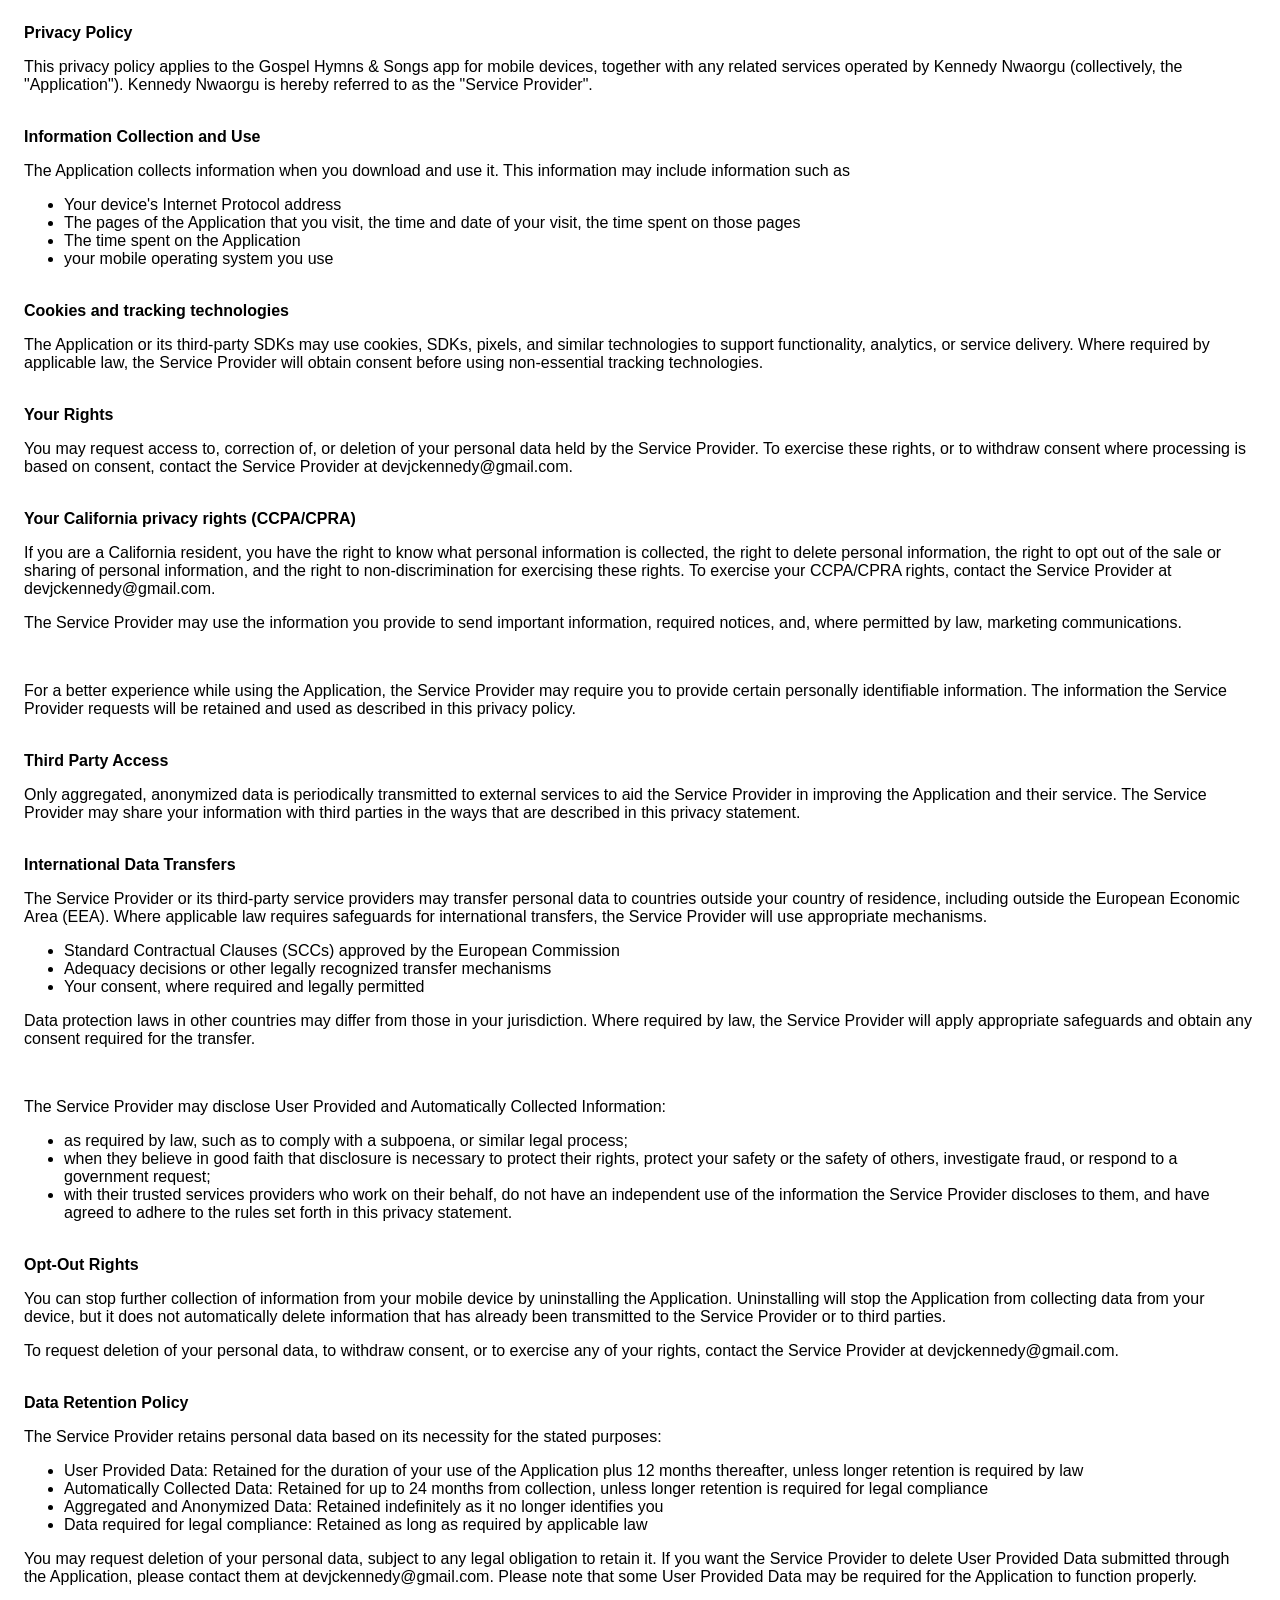
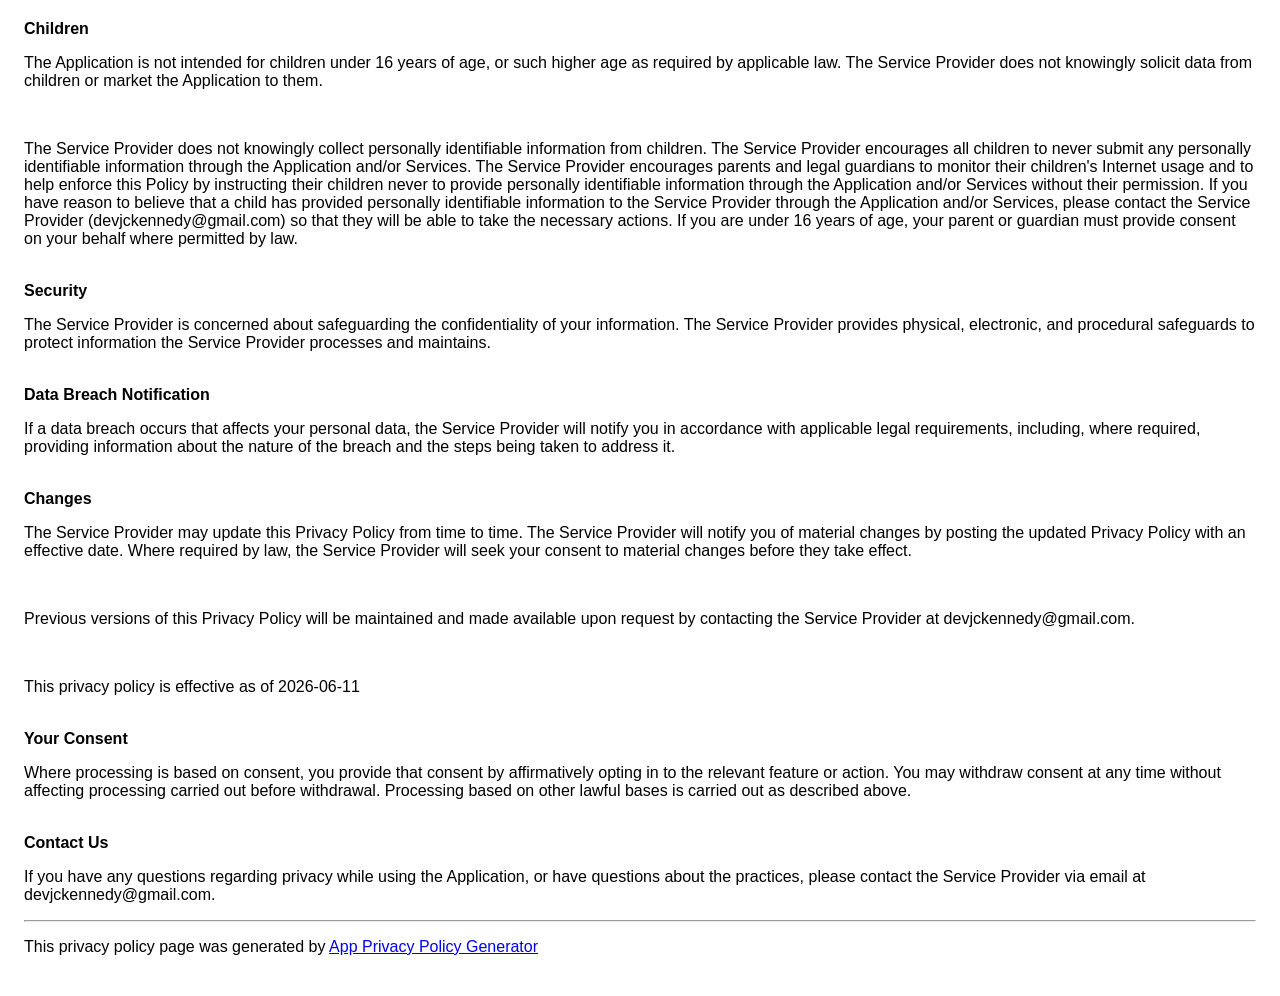
<file: ghs/privacy-policy.html>
<!doctype html>
<html>
  <head>
    <meta charset="utf-8" />
    <meta name="viewport" content="width=device-width" />
    <title>Privacy Policy</title>
    <style>
      body {
        font-family: "Helvetica Neue", Helvetica, Arial, sans-serif;
        padding: 1em;
      }
    </style>
  </head>
  <body>
    <strong>Privacy Policy</strong>
    <p>
      This privacy policy applies to the Gospel Hymns &amp; Songs app for mobile
      devices, together with any related services operated by Kennedy Nwaorgu
      (collectively, the "Application"). Kennedy Nwaorgu is hereby referred to
      as the "Service Provider".
    </p>
    <br /><strong>Information Collection and Use</strong>
    <p>
      The Application collects information when you download and use it. This
      information may include information such as
    </p>
    <ul>
      <li>Your device's Internet Protocol address</li>
      <li>
        The pages of the Application that you visit, the time and date of your
        visit, the time spent on those pages
      </li>
      <li>The time spent on the Application</li>
      <li>your mobile operating system you use</li>
    </ul>
    <p></p>
    <br /><strong>Cookies and tracking technologies</strong>
    <p>
      The Application or its third-party SDKs may use cookies, SDKs, pixels, and
      similar technologies to support functionality, analytics, or service
      delivery. Where required by applicable law, the Service Provider will
      obtain consent before using non-essential tracking technologies.
    </p>
    <!----><br /><strong>Your Rights</strong>
    <p>
      You may request access to, correction of, or deletion of your personal
      data held by the Service Provider. To exercise these rights, or to
      withdraw consent where processing is based on consent, contact the Service
      Provider at devjckennedy@gmail.com.
    </p>
    <br /><strong>Your California privacy rights (CCPA/CPRA)</strong>
    <p>
      If you are a California resident, you have the right to know what personal
      information is collected, the right to delete personal information, the
      right to opt out of the sale or sharing of personal information, and the
      right to non-discrimination for exercising these rights. To exercise your
      CCPA/CPRA rights, contact the Service Provider at devjckennedy@gmail.com.
    </p>
    <!---->
    <p>
      The Service Provider may use the information you provide to send important
      information, required notices, and, where permitted by law, marketing
      communications.
    </p>
    <br />
    <p>
      For a better experience while using the Application, the Service Provider
      may require you to provide certain personally identifiable information.
      The information the Service Provider requests will be retained and used as
      described in this privacy policy.
    </p>
    <br /><strong>Third Party Access</strong>
    <p>
      Only aggregated, anonymized data is periodically transmitted to external
      services to aid the Service Provider in improving the Application and
      their service. The Service Provider may share your information with third
      parties in the ways that are described in this privacy statement.
    </p>
    <br /><strong>International Data Transfers</strong>
    <p>
      The Service Provider or its third-party service providers may transfer
      personal data to countries outside your country of residence, including
      outside the European Economic Area (EEA). Where applicable law requires
      safeguards for international transfers, the Service Provider will use
      appropriate mechanisms.
    </p>
    <ul>
      <li>
        Standard Contractual Clauses (SCCs) approved by the European Commission
      </li>
      <li>
        Adequacy decisions or other legally recognized transfer mechanisms
      </li>
      <li>Your consent, where required and legally permitted</li>
    </ul>
    <p>
      Data protection laws in other countries may differ from those in your
      jurisdiction. Where required by law, the Service Provider will apply
      appropriate safeguards and obtain any consent required for the transfer.
    </p>
    <!----><br />
    <p>
      The Service Provider may disclose User Provided and Automatically
      Collected Information:
    </p>
    <ul>
      <li>
        as required by law, such as to comply with a subpoena, or similar legal
        process;
      </li>
      <li>
        when they believe in good faith that disclosure is necessary to protect
        their rights, protect your safety or the safety of others, investigate
        fraud, or respond to a government request;
      </li>
      <li>
        with their trusted services providers who work on their behalf, do not
        have an independent use of the information the Service Provider
        discloses to them, and have agreed to adhere to the rules set forth in
        this privacy statement.
      </li>
    </ul>
    <p></p>
    <br /><strong>Opt-Out Rights</strong>
    <div>
      <p>
        You can stop further collection of information from your mobile device
        by uninstalling the Application. Uninstalling will stop the Application
        from collecting data from your device, but it does not automatically
        delete information that has already been transmitted to the Service
        Provider or to third parties.
      </p>
    </div>
    <!---->
    <p>
      To request deletion of your personal data, to withdraw consent, or to
      exercise any of your rights, contact the Service Provider at
      devjckennedy@gmail.com.
    </p>
    <br /><strong>Data Retention Policy</strong>
    <p>
      The Service Provider retains personal data based on its necessity for the
      stated purposes:
    </p>
    <ul>
      <li>
        User Provided Data: Retained for the duration of your use of the
        Application plus 12 months thereafter, unless longer retention is
        required by law
      </li>
      <li>
        Automatically Collected Data: Retained for up to 24 months from
        collection, unless longer retention is required for legal compliance
      </li>
      <li>
        Aggregated and Anonymized Data: Retained indefinitely as it no longer
        identifies you
      </li>
      <li>
        Data required for legal compliance: Retained as long as required by
        applicable law
      </li>
    </ul>
    <p>
      You may request deletion of your personal data, subject to any legal
      obligation to retain it. If you want the Service Provider to delete User
      Provided Data submitted through the Application, please contact them at
      devjckennedy@gmail.com. Please note that some User Provided Data may be
      required for the Application to function properly.
    </p>
    <br /><strong>Children</strong>
    <p>
      The Application is not intended for children under 16 years of age, or
      such higher age as required by applicable law. The Service Provider does
      not knowingly solicit data from children or market the Application to
      them.
    </p>
    <div>
      <br />
      <p>
        The Service Provider does not knowingly collect personally identifiable
        information from children. The Service Provider encourages all children
        to never submit any personally identifiable information through the
        Application and/or Services. The Service Provider encourages parents and
        legal guardians to monitor their children's Internet usage and to help
        enforce this Policy by instructing their children never to provide
        personally identifiable information through the Application and/or
        Services without their permission. If you have reason to believe that a
        child has provided personally identifiable information to the Service
        Provider through the Application and/or Services, please contact the
        Service Provider <span>(devjckennedy@gmail.com)</span> so that they will
        be able to take the necessary actions. If you are under 16 years of age,
        your parent or guardian must provide consent on your behalf where
        permitted by law.
      </p>
    </div>
    <br /><strong>Security</strong>
    <p>
      The Service Provider is concerned about safeguarding the confidentiality
      of your information. The Service Provider provides physical, electronic,
      and procedural safeguards to protect information the Service Provider
      processes and maintains.
    </p>
    <br /><strong>Data Breach Notification</strong>
    <p>
      If a data breach occurs that affects your personal data, the Service
      Provider will notify you in accordance with applicable legal requirements,
      including, where required, providing information about the nature of the
      breach and the steps being taken to address it.
    </p>
    <br /><strong>Changes</strong>
    <p>
      The Service Provider may update this Privacy Policy from time to time. The
      Service Provider will notify you of material changes by posting the
      updated Privacy Policy with an effective date. Where required by law, the
      Service Provider will seek your consent to material changes before they
      take effect.
    </p>
    <br />
    <p>
      Previous versions of this Privacy Policy will be maintained and made
      available upon request by contacting the Service Provider at
      devjckennedy@gmail.com.
    </p>
    <br />
    <p>This privacy policy is effective as of 2026-06-11</p>
    <br /><strong>Your Consent</strong>
    <p>
      Where processing is based on consent, you provide that consent by
      affirmatively opting in to the relevant feature or action. You may
      withdraw consent at any time without affecting processing carried out
      before withdrawal. Processing based on other lawful bases is carried out
      as described above.
    </p>
    <br /><strong>Contact Us</strong>
    <p>
      If you have any questions regarding privacy while using the Application,
      or have questions about the practices, please contact the Service Provider
      via email at devjckennedy@gmail.com.
    </p>
    <hr />
    <p>
      This privacy policy page was generated by
      <a
        href="https://app-privacy-policy-generator.nisrulz.com/"
        target="_blank"
        rel="noopener noreferrer"
        >App Privacy Policy Generator</a
      >
    </p>
  </body>
</html>
</file>
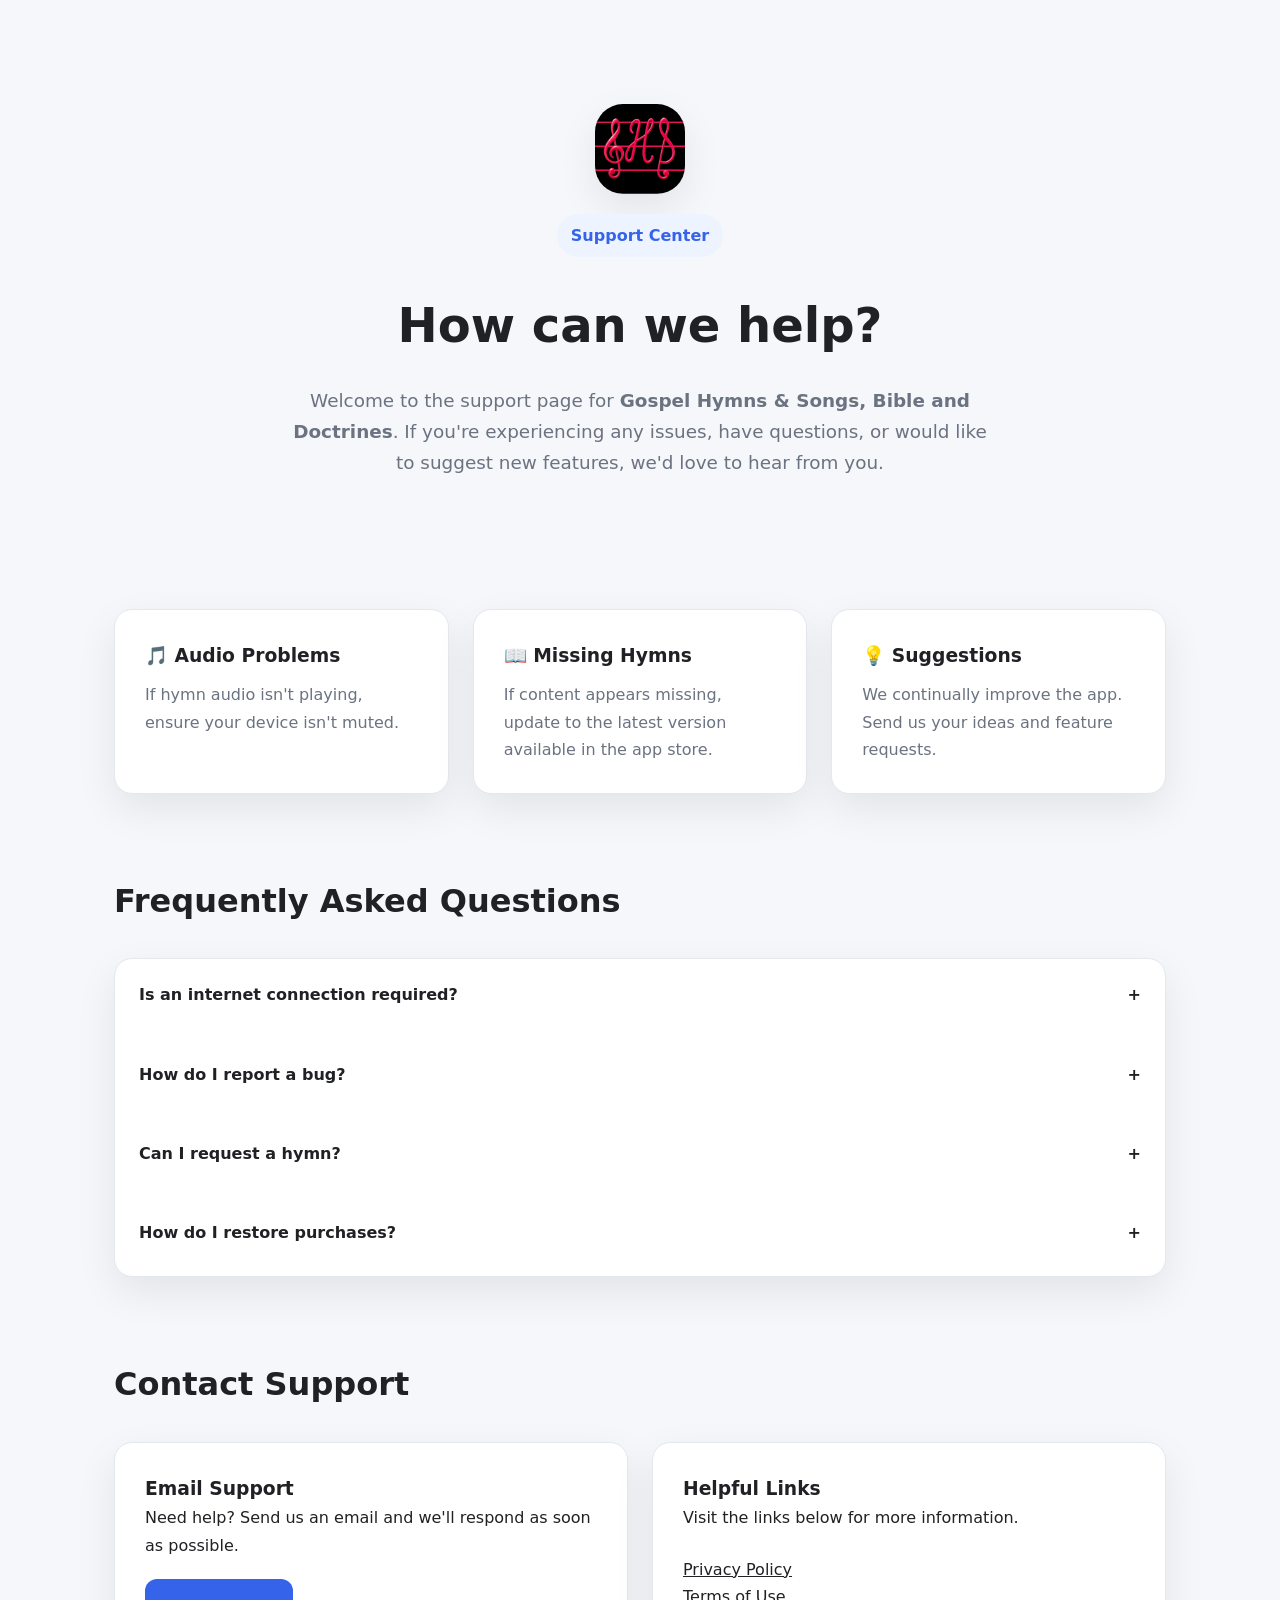
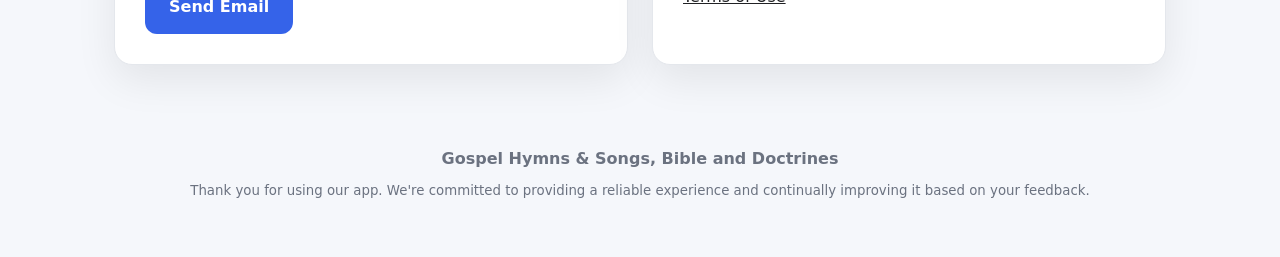
<file: ghs/support.html>
<!doctype html>
<html lang="en">
  <head>
    <meta charset="UTF-8" />
    <meta name="viewport" content="width=device-width, initial-scale=1.0" />

    <title>Support • Gospel Hymns & Songs</title>

    <style>
      :root {
        --primary: #3563e9;
        --primary-light: #4a78ff;
        --background: #f5f7fb;
        --surface: #ffffff;
        --text: #202124;
        --sub: #6b7280;
        --border: #e4e7ec;
        --success: #27ae60;
        --radius: 18px;
        --shadow: 0 15px 40px rgba(0, 0, 0, 0.08);
      }

      @media (prefers-color-scheme: dark) {
        :root {
          --background: #111827;
          --surface: #1d2433;
          --text: #ffffff;
          --sub: #b8c0cc;
          --border: #2b3445;
        }
      }

      * {
        margin: 0;
        padding: 0;
        box-sizing: border-box;
      }

      body {
        font-family:
          Inter,
          system-ui,
          Segoe UI,
          Roboto,
          sans-serif;

        background: var(--background);
        color: var(--text);
        line-height: 1.7;
      }

      a,
      a:visited,
      a:hover,
      a:active {
        color: inherit;
      }

      .container {
        max-width: 1100px;
        margin: auto;
        padding: 24px;
      }

      .hero {
        padding: 80px 24px;
        text-align: center;
      }

      .logo {
        width: 90px;
        height: 90px;
        margin: auto;

        background: linear-gradient(135deg, var(--primary), #7d4cff);

        border-radius: 28px;

        display: flex;
        align-items: center;
        justify-content: center;

        font-size: 40px;
        color: white;

        box-shadow: var(--shadow);
      }

      .hero h1 {
        margin-top: 28px;
        font-size: 3rem;
      }

      .hero p {
        margin-top: 18px;
        font-size: 1.15rem;
        color: var(--sub);
        max-width: 700px;
        margin-left: auto;
        margin-right: auto;
      }

      .cards {
        display: grid;
        grid-template-columns: repeat(auto-fit, minmax(260px, 1fr));
        gap: 24px;

        margin-top: 50px;
      }

      .card {
        background: var(--surface);
        padding: 30px;
        border-radius: var(--radius);
        box-shadow: var(--shadow);
        border: 1px solid var(--border);
        transition: 0.3s;
      }

      .card:hover {
        transform: translateY(-6px);
      }

      .card h3 {
        margin-bottom: 10px;
      }

      .card p {
        color: var(--sub);
      }

      .section {
        margin-top: 80px;
      }

      .section h2 {
        font-size: 2rem;
        margin-bottom: 30px;
      }

      .faq {
        background: var(--surface);
        border-radius: var(--radius);
        overflow: hidden;
        border: 1px solid var(--border);
        box-shadow: var(--shadow);
      }

      .question {
        padding: 22px 24px;
        cursor: pointer;

        display: flex;
        justify-content: space-between;
        align-items: center;

        font-weight: 600;
      }

      .answer {
        max-height: 0;
        overflow: hidden;
        transition: 0.35s ease;

        padding: 8px 24px 0 24px;

        color: var(--sub);
      }

      .answer p {
        padding-bottom: 22px;
      }

      .contact {
        display: grid;
        grid-template-columns: 1fr 1fr;
        gap: 24px;
      }

      @media (max-width: 700px) {
        .contact {
          grid-template-columns: 1fr;
        }

        .hero h1 {
          font-size: 2.3rem;
        }
      }

      .contact-card {
        background: var(--surface);
        padding: 30px;
        border-radius: var(--radius);
        border: 1px solid var(--border);
        box-shadow: var(--shadow);
      }

      .button {
        display: inline-block;
        margin-top: 20px;
        padding: 14px 24px;

        background: var(--primary);
        color: white;

        text-decoration: none;
        border-radius: 12px;
        font-weight: 600;

        transition: 0.3s;
      }

      .button:hover {
        background: var(--primary-light);
      }

      footer {
        margin: 80px 0 30px;
        text-align: center;
        color: var(--sub);
      }

      small {
        display: block;
        margin-top: 8px;
      }

      .badge {
        display: inline-block;

        padding: 8px 14px;
        border-radius: 30px;

        background: #eef4ff;
        color: var(--primary);

        font-weight: 600;

        margin-top: 20px;
      }

      @media (prefers-color-scheme: dark) {
        .badge {
          background: #29344c;
        }
      }
    </style>
  </head>

  <body>
    <div class="container">
      <section class="hero">
        <img src="images/ghs.png" alt="ghs Icon" class="logo" />

        <div class="badge">Support Center</div>

        <h1>How can we help?</h1>

        <p>
          Welcome to the support page for
          <strong>Gospel Hymns &amp; Songs, Bible and Doctrines</strong>. If
          you're experiencing any issues, have questions, or would like to
          suggest new features, we'd love to hear from you.
        </p>
      </section>

      <div class="cards">
        <div class="card">
          <h3>🎵 Audio Problems</h3>

          <p>If hymn audio isn't playing, ensure your device isn't muted.</p>
        </div>

        <div class="card">
          <h3>📖 Missing Hymns</h3>

          <p>
            If content appears missing, update to the latest version available
            in the app store.
          </p>
        </div>

        <div class="card">
          <h3>💡 Suggestions</h3>

          <p>
            We continually improve the app. Send us your ideas and feature
            requests.
          </p>
        </div>
      </div>

      <section class="section">
        <h2>Frequently Asked Questions</h2>

        <div class="faq">
          <div class="question">
            <span>Is an internet connection required?</span>
            <span>+</span>
          </div>

          <div class="answer">
            <p>
              Most hymns, Bible content, and doctrines are available offline
              after installation. Some optional features may require internet
              access.
            </p>
          </div>

          <div class="question">
            <span>How do I report a bug?</span>
            <span>+</span>
          </div>

          <div class="answer">
            <p>
              Please send us an email describing the issue, your device model,
              operating system version, and steps to reproduce it.
            </p>
          </div>

          <div class="question">
            <span>Can I request a hymn?</span>
            <span>+</span>
          </div>

          <div class="answer">
            <p>
              Yes. We welcome suggestions for hymns and improvements. While we
              can't guarantee every request, we review all feedback.
            </p>
          </div>

          <div class="question">
            <span>How do I restore purchases?</span>
            <span>+</span>
          </div>

          <div class="answer">
            <p>
              Open the app settings and tap <strong>Restore Purchases</strong>.
              Ensure you're signed in with the same app store ID used for the
              purchase.
            </p>
          </div>
        </div>
      </section>

      <section class="section">
        <h2>Contact Support</h2>

        <div class="contact">
          <div class="contact-card">
            <h3>Email Support</h3>

            <p>
              Need help? Send us an email and we'll respond as soon as possible.
            </p>

            <a
              class="button"
              href="mailto:devjckennedy@gmail.com?subject=Support%20Request - GHS">
              Send Email
            </a>
          </div>

          <div class="contact-card">
            <h3>Helpful Links</h3>

            <p>Visit the links below for more information.</p>

            <p style="margin-top: 24px">
              <a href="privacy.html">Privacy Policy</a>
            </p>

            <p>
              <a href="terms.html">Terms of Use</a>
            </p>
          </div>
        </div>
      </section>

      <footer>
        <strong>Gospel Hymns &amp; Songs, Bible and Doctrines</strong>

        <small>
          Thank you for using our app. We're committed to providing a reliable
          experience and continually improving it based on your feedback.
        </small>
      </footer>
    </div>

    <script>
      document.querySelectorAll(".question").forEach((q) => {
        q.onclick = () => {
          const answer = q.nextElementSibling;
          const open = answer.style.maxHeight;

          document
            .querySelectorAll(".answer")
            .forEach((a) => (a.style.maxHeight = null));

          document
            .querySelectorAll(".question span:last-child")
            .forEach((s) => (s.textContent = "+"));

          if (!open) {
            answer.style.maxHeight = answer.scrollHeight + "px";

            q.querySelector("span:last-child").textContent = "−";
          }
        };
      });
    </script>
  </body>
</html>
</file>
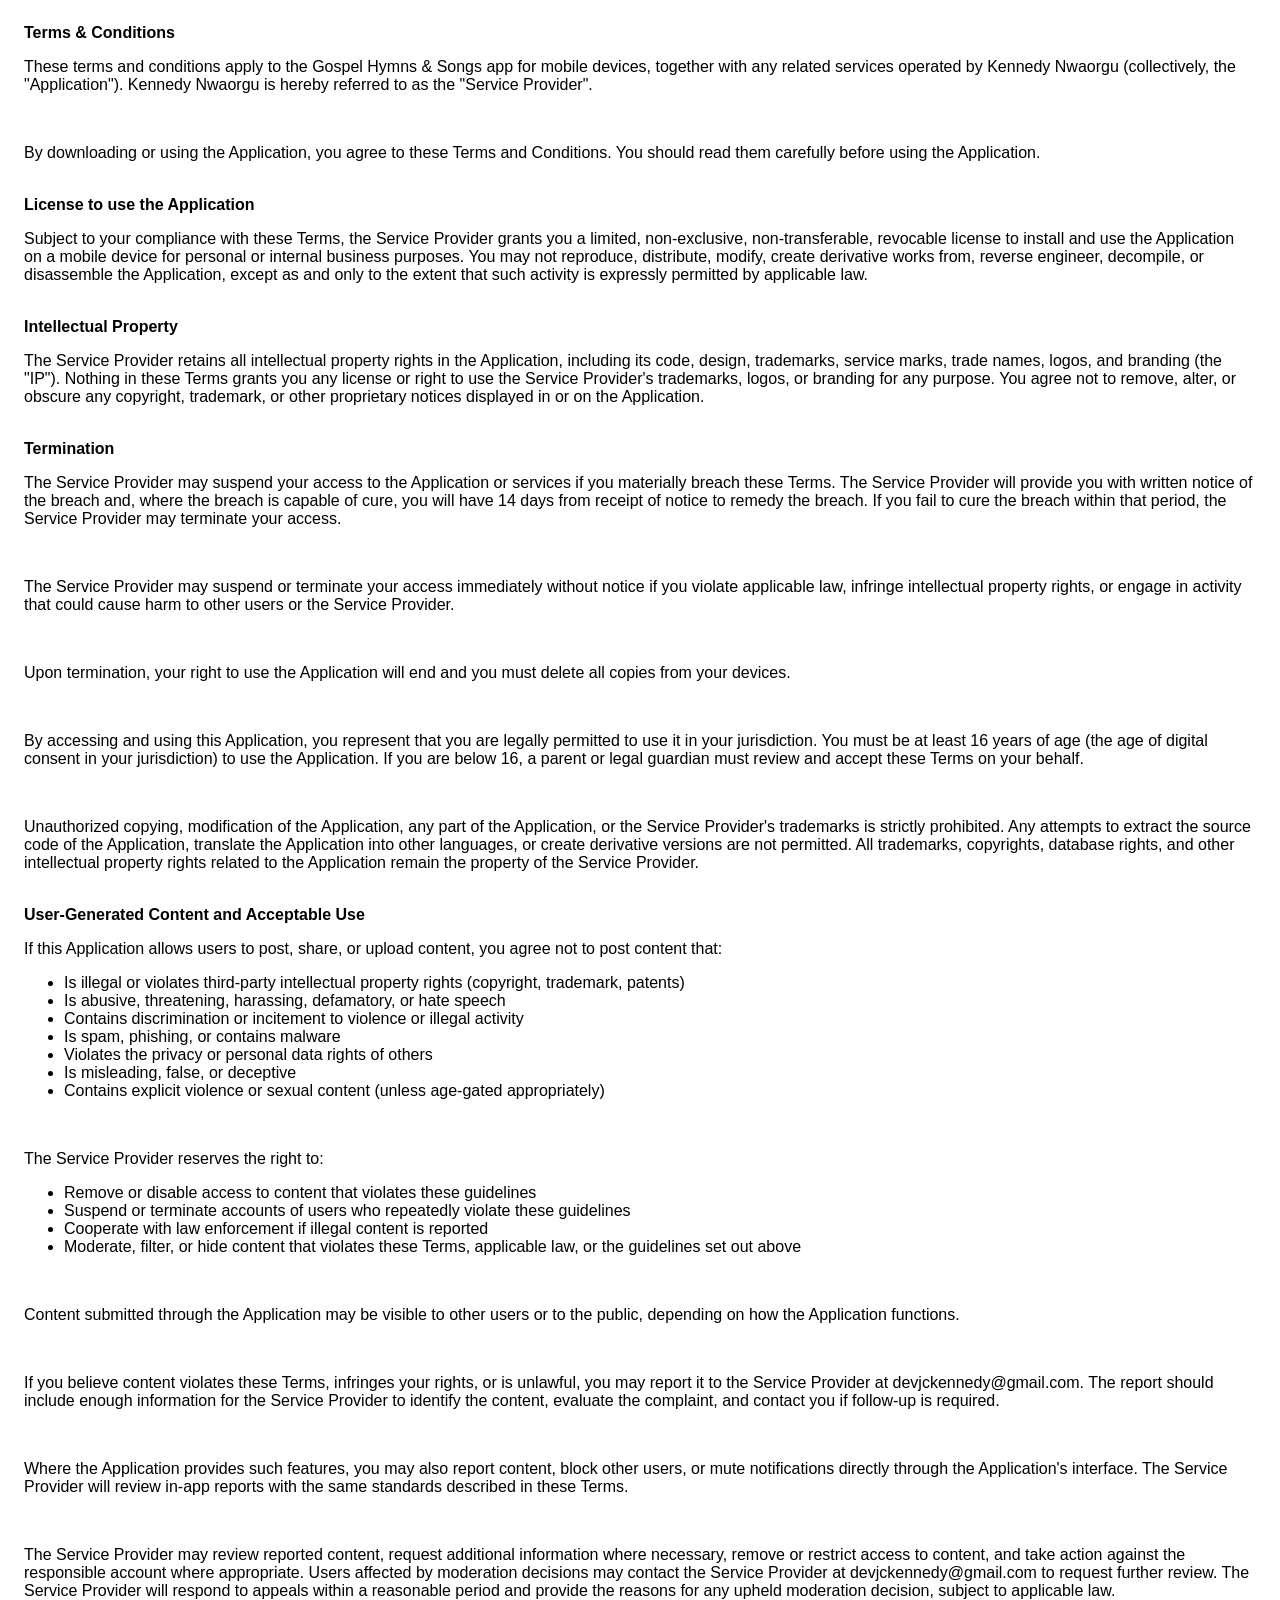
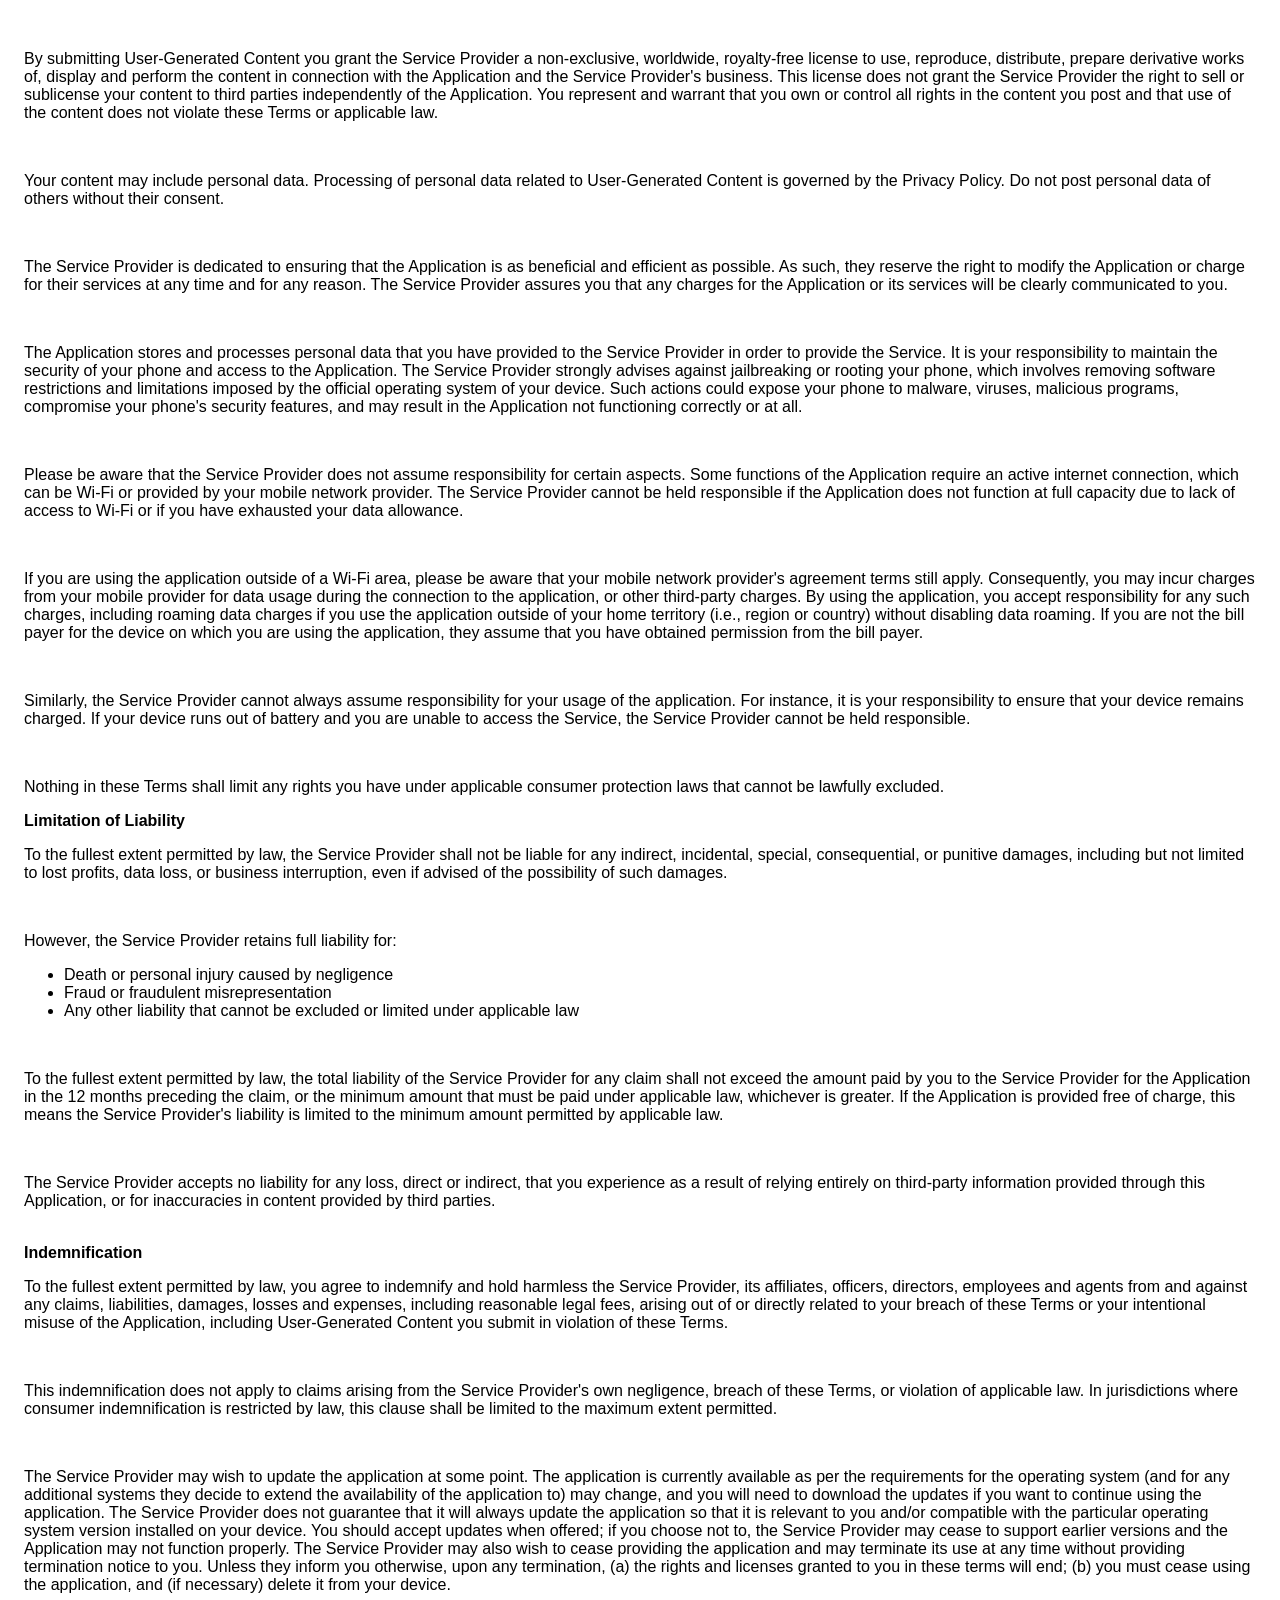
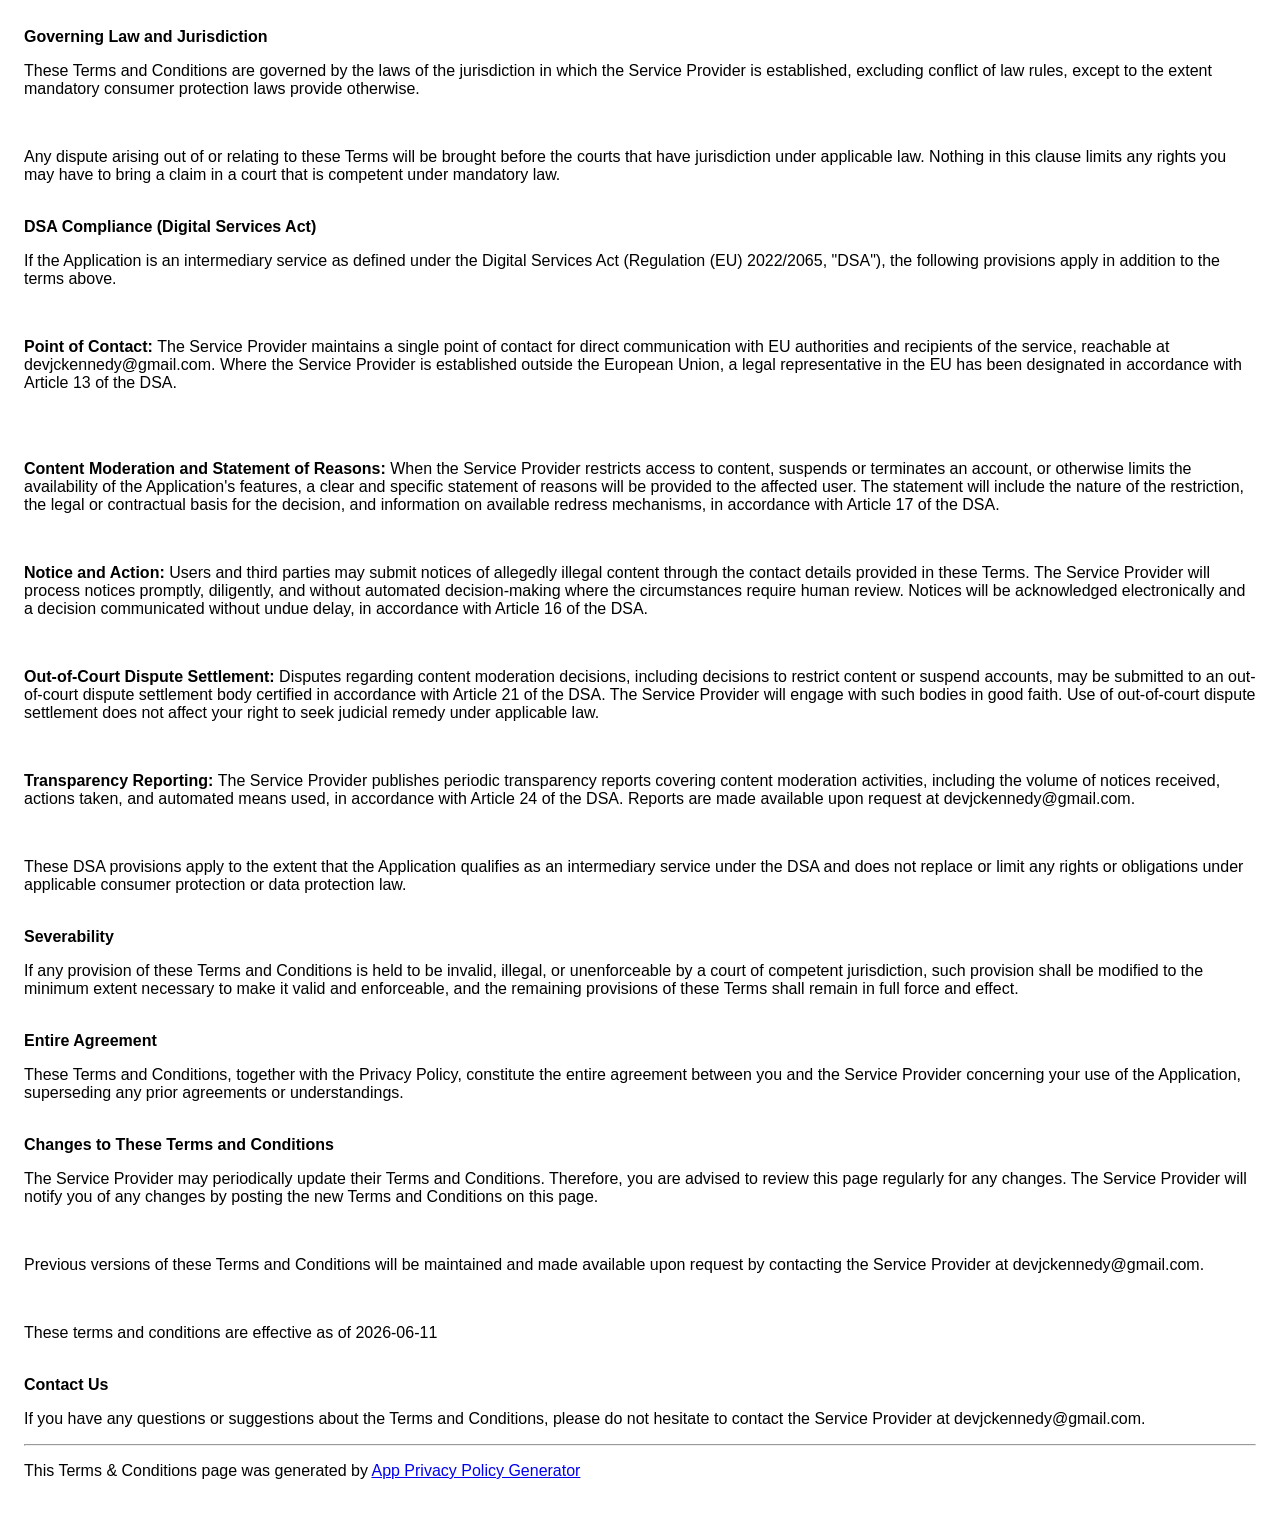
<file: ghs/terms-and-conditions.html>
<!doctype html>
<html>
  <head>
    <meta charset="utf-8" />
    <meta name="viewport" content="width=device-width" />
    <title>Terms &amp; Conditions</title>
    <style>
      body {
        font-family: "Helvetica Neue", Helvetica, Arial, sans-serif;
        padding: 1em;
      }
    </style>
  </head>
  <body>
    <strong>Terms &amp; Conditions</strong><br />
    <p>
      These terms and conditions apply to the Gospel Hymns &amp; Songs app for
      mobile devices, together with any related services operated by Kennedy
      Nwaorgu (collectively, the "Application"). Kennedy Nwaorgu is hereby
      referred to as the "Service Provider".
    </p>
    <br />
    <p>
      By downloading or using the Application, you agree to these Terms and
      Conditions. You should read them carefully before using the Application.
    </p>
    <br />
    <div>
      <strong>License to use the Application</strong>
      <p>
        Subject to your compliance with these Terms, the Service Provider grants
        you a limited, non-exclusive, non-transferable, revocable license to
        install and use the Application on a mobile device for personal or
        internal business purposes. You may not reproduce, distribute, modify,
        create derivative works from, reverse engineer, decompile, or
        disassemble the Application, except as and only to the extent that such
        activity is expressly permitted by applicable law.
      </p>
    </div>
    <br /><strong>Intellectual Property</strong>
    <p>
      The Service Provider retains all intellectual property rights in the
      Application, including its code, design, trademarks, service marks, trade
      names, logos, and branding (the "IP"). Nothing in these Terms grants you
      any license or right to use the Service Provider's trademarks, logos, or
      branding for any purpose. You agree not to remove, alter, or obscure any
      copyright, trademark, or other proprietary notices displayed in or on the
      Application.
    </p>
    <br /><strong>Termination</strong>
    <p>
      The Service Provider may suspend your access to the Application or
      services if you materially breach these Terms. The Service Provider will
      provide you with written notice of the breach and, where the breach is
      capable of cure, you will have 14 days from receipt of notice to remedy
      the breach. If you fail to cure the breach within that period, the Service
      Provider may terminate your access.
    </p>
    <br />
    <p>
      The Service Provider may suspend or terminate your access immediately
      without notice if you violate applicable law, infringe intellectual
      property rights, or engage in activity that could cause harm to other
      users or the Service Provider.
    </p>
    <br />
    <p>
      Upon termination, your right to use the Application will end and you must
      delete all copies from your devices.
    </p>
    <br />
    <p>
      By accessing and using this Application, you represent that you are
      legally permitted to use it in your jurisdiction. You must be at least 16
      years of age (the age of digital consent in your jurisdiction) to use the
      Application. If you are below 16, a parent or legal guardian must review
      and accept these Terms on your behalf.
    </p>
    <div>
      <br />
      <p>
        Unauthorized copying, modification of the Application, any part of the
        Application, or the Service Provider's trademarks is strictly
        prohibited. Any attempts to extract the source code of the Application,
        translate the Application into other languages, or create derivative
        versions are not permitted. All trademarks, copyrights, database rights,
        and other intellectual property rights related to the Application remain
        the property of the Service Provider.
      </p>
    </div>
    <br /><strong>User-Generated Content and Acceptable Use</strong>
    <p>
      If this Application allows users to post, share, or upload content, you
      agree not to post content that:
    </p>
    <ul>
      <li>
        Is illegal or violates third-party intellectual property rights
        (copyright, trademark, patents)
      </li>
      <li>Is abusive, threatening, harassing, defamatory, or hate speech</li>
      <li>
        Contains discrimination or incitement to violence or illegal activity
      </li>
      <li>Is spam, phishing, or contains malware</li>
      <li>Violates the privacy or personal data rights of others</li>
      <li>Is misleading, false, or deceptive</li>
      <li>
        Contains explicit violence or sexual content (unless age-gated
        appropriately)
      </li>
    </ul>
    <br />
    <p>The Service Provider reserves the right to:</p>
    <ul>
      <li>
        Remove or disable access to content that violates these guidelines
      </li>
      <li>
        Suspend or terminate accounts of users who repeatedly violate these
        guidelines
      </li>
      <li>Cooperate with law enforcement if illegal content is reported</li>
      <li>
        Moderate, filter, or hide content that violates these Terms, applicable
        law, or the guidelines set out above
      </li>
    </ul>
    <br />
    <p>
      Content submitted through the Application may be visible to other users or
      to the public, depending on how the Application functions.
    </p>
    <br />
    <p>
      If you believe content violates these Terms, infringes your rights, or is
      unlawful, you may report it to the Service Provider at
      devjckennedy@gmail.com. The report should include enough information for
      the Service Provider to identify the content, evaluate the complaint, and
      contact you if follow-up is required.
    </p>
    <br />
    <p>
      Where the Application provides such features, you may also report content,
      block other users, or mute notifications directly through the
      Application's interface. The Service Provider will review in-app reports
      with the same standards described in these Terms.
    </p>
    <br />
    <p>
      The Service Provider may review reported content, request additional
      information where necessary, remove or restrict access to content, and
      take action against the responsible account where appropriate. Users
      affected by moderation decisions may contact the Service Provider at
      devjckennedy@gmail.com to request further review. The Service Provider
      will respond to appeals within a reasonable period and provide the reasons
      for any upheld moderation decision, subject to applicable law.
    </p>
    <br />
    <p>
      By submitting User-Generated Content you grant the Service Provider a
      non-exclusive, worldwide, royalty-free license to use, reproduce,
      distribute, prepare derivative works of, display and perform the content
      in connection with the Application and the Service Provider's business.
      This license does not grant the Service Provider the right to sell or
      sublicense your content to third parties independently of the Application.
      You represent and warrant that you own or control all rights in the
      content you post and that use of the content does not violate these Terms
      or applicable law.
    </p>
    <br />
    <p>
      Your content may include personal data. Processing of personal data
      related to User-Generated Content is governed by the Privacy Policy. Do
      not post personal data of others without their consent.
    </p>
    <br />
    <p>
      The Service Provider is dedicated to ensuring that the Application is as
      beneficial and efficient as possible. As such, they reserve the right to
      modify the Application or charge for their services at any time and for
      any reason. The Service Provider assures you that any charges for the
      Application or its services will be clearly communicated to you.
    </p>
    <br />
    <p>
      The Application stores and processes personal data that you have provided
      to the Service Provider in order to provide the Service. It is your
      responsibility to maintain the security of your phone and access to the
      Application. The Service Provider strongly advises against jailbreaking or
      rooting your phone, which involves removing software restrictions and
      limitations imposed by the official operating system of your device. Such
      actions could expose your phone to malware, viruses, malicious programs,
      compromise your phone's security features, and may result in the
      Application not functioning correctly or at all.
    </p>
    <!----><br />
    <div>
      <p>
        Please be aware that the Service Provider does not assume responsibility
        for certain aspects. Some functions of the Application require an active
        internet connection, which can be Wi-Fi or provided by your mobile
        network provider. The Service Provider cannot be held responsible if the
        Application does not function at full capacity due to lack of access to
        Wi-Fi or if you have exhausted your data allowance.
      </p>
      <br />
      <p>
        If you are using the application outside of a Wi-Fi area, please be
        aware that your mobile network provider's agreement terms still apply.
        Consequently, you may incur charges from your mobile provider for data
        usage during the connection to the application, or other third-party
        charges. By using the application, you accept responsibility for any
        such charges, including roaming data charges if you use the application
        outside of your home territory (i.e., region or country) without
        disabling data roaming. If you are not the bill payer for the device on
        which you are using the application, they assume that you have obtained
        permission from the bill payer.
      </p>
    </div>
    <!----><br />
    <p>
      Similarly, the Service Provider cannot always assume responsibility for
      your usage of the application. For instance, it is your responsibility to
      ensure that your device remains charged. If your device runs out of
      battery and you are unable to access the Service, the Service Provider
      cannot be held responsible.
    </p>
    <br />
    <p>
      Nothing in these Terms shall limit any rights you have under applicable
      consumer protection laws that cannot be lawfully excluded.
    </p>
    <strong>Limitation of Liability</strong>
    <p>
      To the fullest extent permitted by law, the Service Provider shall not be
      liable for any indirect, incidental, special, consequential, or punitive
      damages, including but not limited to lost profits, data loss, or business
      interruption, even if advised of the possibility of such damages.
    </p>
    <br />
    <p>However, the Service Provider retains full liability for:</p>
    <ul>
      <li>Death or personal injury caused by negligence</li>
      <li>Fraud or fraudulent misrepresentation</li>
      <li>
        Any other liability that cannot be excluded or limited under applicable
        law
      </li>
    </ul>
    <br />
    <p>
      To the fullest extent permitted by law, the total liability of the Service
      Provider for any claim shall not exceed the amount paid by you to the
      Service Provider for the Application in the 12 months preceding the claim,
      or the minimum amount that must be paid under applicable law, whichever is
      greater. If the Application is provided free of charge, this means the
      Service Provider's liability is limited to the minimum amount permitted by
      applicable law.
    </p>
    <br />
    <p>
      The Service Provider accepts no liability for any loss, direct or
      indirect, that you experience as a result of relying entirely on
      third-party information provided through this Application, or for
      inaccuracies in content provided by third parties.
    </p>
    <br /><strong>Indemnification</strong>
    <p>
      To the fullest extent permitted by law, you agree to indemnify and hold
      harmless the Service Provider, its affiliates, officers, directors,
      employees and agents from and against any claims, liabilities, damages,
      losses and expenses, including reasonable legal fees, arising out of or
      directly related to your breach of these Terms or your intentional misuse
      of the Application, including User-Generated Content you submit in
      violation of these Terms.
    </p>
    <br />
    <p>
      This indemnification does not apply to claims arising from the Service
      Provider's own negligence, breach of these Terms, or violation of
      applicable law. In jurisdictions where consumer indemnification is
      restricted by law, this clause shall be limited to the maximum extent
      permitted.
    </p>
    <br /><!---->
    <p>
      The Service Provider may wish to update the application at some point. The
      application is currently available as per the requirements for the
      operating system (and for any additional systems they decide to extend the
      availability of the application to) may change, and you will need to
      download the updates if you want to continue using the application. The
      Service Provider does not guarantee that it will always update the
      application so that it is relevant to you and/or compatible with the
      particular operating system version installed on your device. You should
      accept updates when offered; if you choose not to, the Service Provider
      may cease to support earlier versions and the Application may not function
      properly. The Service Provider may also wish to cease providing the
      application and may terminate its use at any time without providing
      termination notice to you. Unless they inform you otherwise, upon any
      termination, (a) the rights and licenses granted to you in these terms
      will end; (b) you must cease using the application, and (if necessary)
      delete it from your device.
    </p>
    <br /><strong>Governing Law and Jurisdiction</strong><br />
    <p>
      These Terms and Conditions are governed by the laws of the jurisdiction in
      which the Service Provider is established, excluding conflict of law
      rules, except to the extent mandatory consumer protection laws provide
      otherwise.
    </p>
    <br />
    <p>
      Any dispute arising out of or relating to these Terms will be brought
      before the courts that have jurisdiction under applicable law. Nothing in
      this clause limits any rights you may have to bring a claim in a court
      that is competent under mandatory law.
    </p>
    <br /><strong>DSA Compliance (Digital Services Act)</strong><br />
    <p>
      If the Application is an intermediary service as defined under the Digital
      Services Act (Regulation (EU) 2022/2065, "DSA"), the following provisions
      apply in addition to the terms above.
    </p>
    <br />
    <p>
      <strong>Point of Contact: </strong>The Service Provider maintains a single
      point of contact for direct communication with EU authorities and
      recipients of the service, reachable at devjckennedy@gmail.com. Where the
      Service Provider is established outside the European Union, a legal
      representative in the EU has been designated in accordance with Article 13
      of the DSA.
    </p>
    <br /><!----><br />
    <p>
      <strong>Content Moderation and Statement of Reasons: </strong>When the
      Service Provider restricts access to content, suspends or terminates an
      account, or otherwise limits the availability of the Application's
      features, a clear and specific statement of reasons will be provided to
      the affected user. The statement will include the nature of the
      restriction, the legal or contractual basis for the decision, and
      information on available redress mechanisms, in accordance with Article 17
      of the DSA.
    </p>
    <br />
    <p>
      <strong>Notice and Action: </strong>Users and third parties may submit
      notices of allegedly illegal content through the contact details provided
      in these Terms. The Service Provider will process notices promptly,
      diligently, and without automated decision-making where the circumstances
      require human review. Notices will be acknowledged electronically and a
      decision communicated without undue delay, in accordance with Article 16
      of the DSA.
    </p>
    <br />
    <p>
      <strong>Out-of-Court Dispute Settlement: </strong>Disputes regarding
      content moderation decisions, including decisions to restrict content or
      suspend accounts, may be submitted to an out-of-court dispute settlement
      body certified in accordance with Article 21 of the DSA. The Service
      Provider will engage with such bodies in good faith. Use of out-of-court
      dispute settlement does not affect your right to seek judicial remedy
      under applicable law.
    </p>
    <br />
    <p>
      <strong>Transparency Reporting: </strong>The Service Provider publishes
      periodic transparency reports covering content moderation activities,
      including the volume of notices received, actions taken, and automated
      means used, in accordance with Article 24 of the DSA. Reports are made
      available upon request at devjckennedy@gmail.com.
    </p>
    <br />
    <p>
      These DSA provisions apply to the extent that the Application qualifies as
      an intermediary service under the DSA and does not replace or limit any
      rights or obligations under applicable consumer protection or data
      protection law.
    </p>
    <br /><strong>Severability</strong>
    <p>
      If any provision of these Terms and Conditions is held to be invalid,
      illegal, or unenforceable by a court of competent jurisdiction, such
      provision shall be modified to the minimum extent necessary to make it
      valid and enforceable, and the remaining provisions of these Terms shall
      remain in full force and effect.
    </p>
    <br /><strong>Entire Agreement</strong>
    <p>
      These Terms and Conditions, together with the Privacy Policy, constitute
      the entire agreement between you and the Service Provider concerning your
      use of the Application, superseding any prior agreements or
      understandings.
    </p>
    <br /><strong>Changes to These Terms and Conditions</strong>
    <p>
      The Service Provider may periodically update their Terms and Conditions.
      Therefore, you are advised to review this page regularly for any changes.
      The Service Provider will notify you of any changes by posting the new
      Terms and Conditions on this page.
    </p>
    <br />
    <p>
      Previous versions of these Terms and Conditions will be maintained and
      made available upon request by contacting the Service Provider at
      devjckennedy@gmail.com.
    </p>
    <br />
    <p>These terms and conditions are effective as of 2026-06-11</p>
    <br /><strong>Contact Us</strong>
    <p>
      If you have any questions or suggestions about the Terms and Conditions,
      please do not hesitate to contact the Service Provider at
      devjckennedy@gmail.com.
    </p>
    <hr />
    <p>
      This Terms &amp; Conditions page was generated by
      <a
        href="https://app-privacy-policy-generator.nisrulz.com/"
        target="_blank"
        rel="noopener noreferrer"
        >App Privacy Policy Generator</a
      >
    </p>
  </body>
</html>
</file>
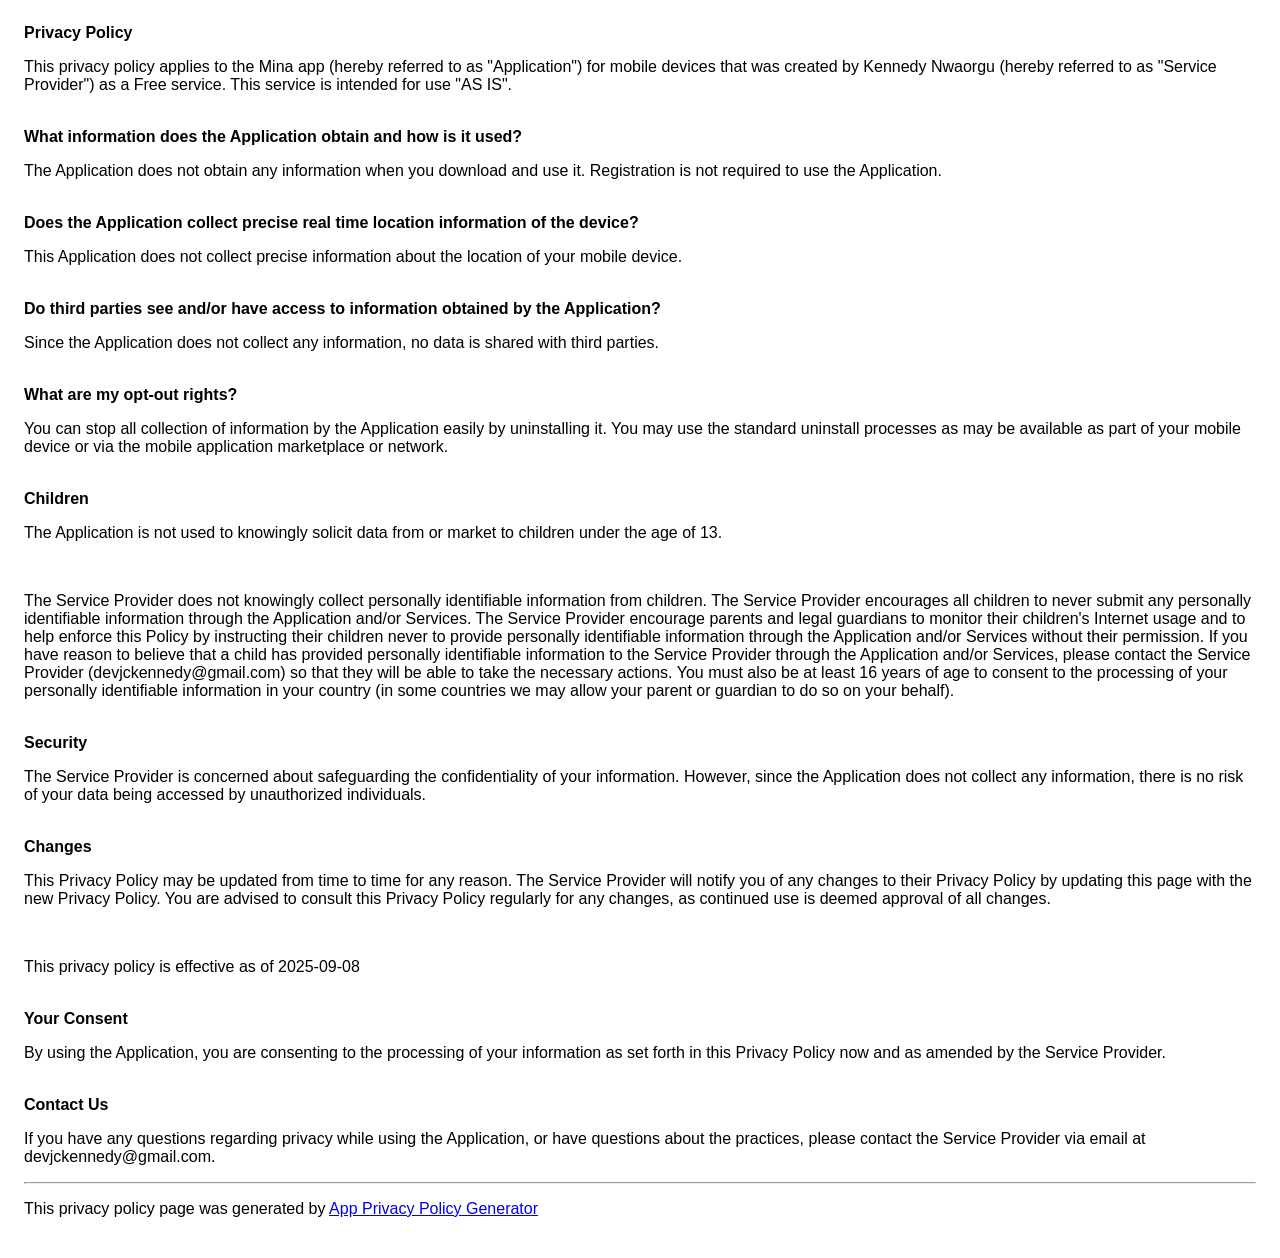
<file: mina/privacy-policy.html>
<!doctype html>
<html>
  <head>
    <meta charset="utf-8" />
    <meta name="viewport" content="width=device-width" />
    <title>Privacy Policy</title>
    <style>
      body {
        font-family: "Helvetica Neue", Helvetica, Arial, sans-serif;
        padding: 1em;
      }
    </style>
  </head>
  <body>
    <strong>Privacy Policy</strong>
    <p>
      This privacy policy applies to the Mina app (hereby referred to as
      "Application") for mobile devices that was created by Kennedy Nwaorgu
      (hereby referred to as "Service Provider") as a Free service. This service
      is intended for use "AS IS".
    </p>
    <br /><strong
      >What information does the Application obtain and how is it used?</strong
    >
    <p>
      The Application does not obtain any information when you download and use
      it. Registration is not required to use the Application.
    </p>
    <br /><strong
      >Does the Application collect precise real time location information of
      the device?</strong
    >
    <p>
      This Application does not collect precise information about the location
      of your mobile device.
    </p>
    <br /><strong
      >Do third parties see and/or have access to information obtained by the
      Application?</strong
    >
    <p>
      Since the Application does not collect any information, no data is shared
      with third parties.
    </p>
    <br /><strong>What are my opt-out rights?</strong>
    <p>
      You can stop all collection of information by the Application easily by
      uninstalling it. You may use the standard uninstall processes as may be
      available as part of your mobile device or via the mobile application
      marketplace or network.
    </p>
    <br /><strong>Children</strong>
    <p>
      The Application is not used to knowingly solicit data from or market to
      children under the age of 13.
    </p>
    <br />
    <p>
      The Service Provider does not knowingly collect personally identifiable
      information from children. The Service Provider encourages all children to
      never submit any personally identifiable information through the
      Application and/or Services. The Service Provider encourage parents and
      legal guardians to monitor their children's Internet usage and to help
      enforce this Policy by instructing their children never to provide
      personally identifiable information through the Application and/or
      Services without their permission. If you have reason to believe that a
      child has provided personally identifiable information to the Service
      Provider through the Application and/or Services, please contact the
      Service Provider (devjckennedy@gmail.com) so that they will be able to
      take the necessary actions. You must also be at least 16 years of age to
      consent to the processing of your personally identifiable information in
      your country (in some countries we may allow your parent or guardian to do
      so on your behalf).
    </p>
    <br /><strong>Security</strong>
    <p>
      The Service Provider is concerned about safeguarding the confidentiality
      of your information. However, since the Application does not collect any
      information, there is no risk of your data being accessed by unauthorized
      individuals.
    </p>
    <br /><strong>Changes</strong>
    <p>
      This Privacy Policy may be updated from time to time for any reason. The
      Service Provider will notify you of any changes to their Privacy Policy by
      updating this page with the new Privacy Policy. You are advised to consult
      this Privacy Policy regularly for any changes, as continued use is deemed
      approval of all changes.
    </p>
    <br />
    <p>This privacy policy is effective as of 2025-09-08</p>
    <br /><strong>Your Consent</strong>
    <p>
      By using the Application, you are consenting to the processing of your
      information as set forth in this Privacy Policy now and as amended by the
      Service Provider.
    </p>
    <br /><strong>Contact Us</strong>
    <p>
      If you have any questions regarding privacy while using the Application,
      or have questions about the practices, please contact the Service Provider
      via email at devjckennedy@gmail.com.
    </p>
    <hr />
    <p>
      This privacy policy page was generated by
      <a
        href="https://app-privacy-policy-generator.nisrulz.com/"
        target="_blank"
        rel="noopener noreferrer"
        >App Privacy Policy Generator</a
      >
    </p>
  </body>
</html>
</file>
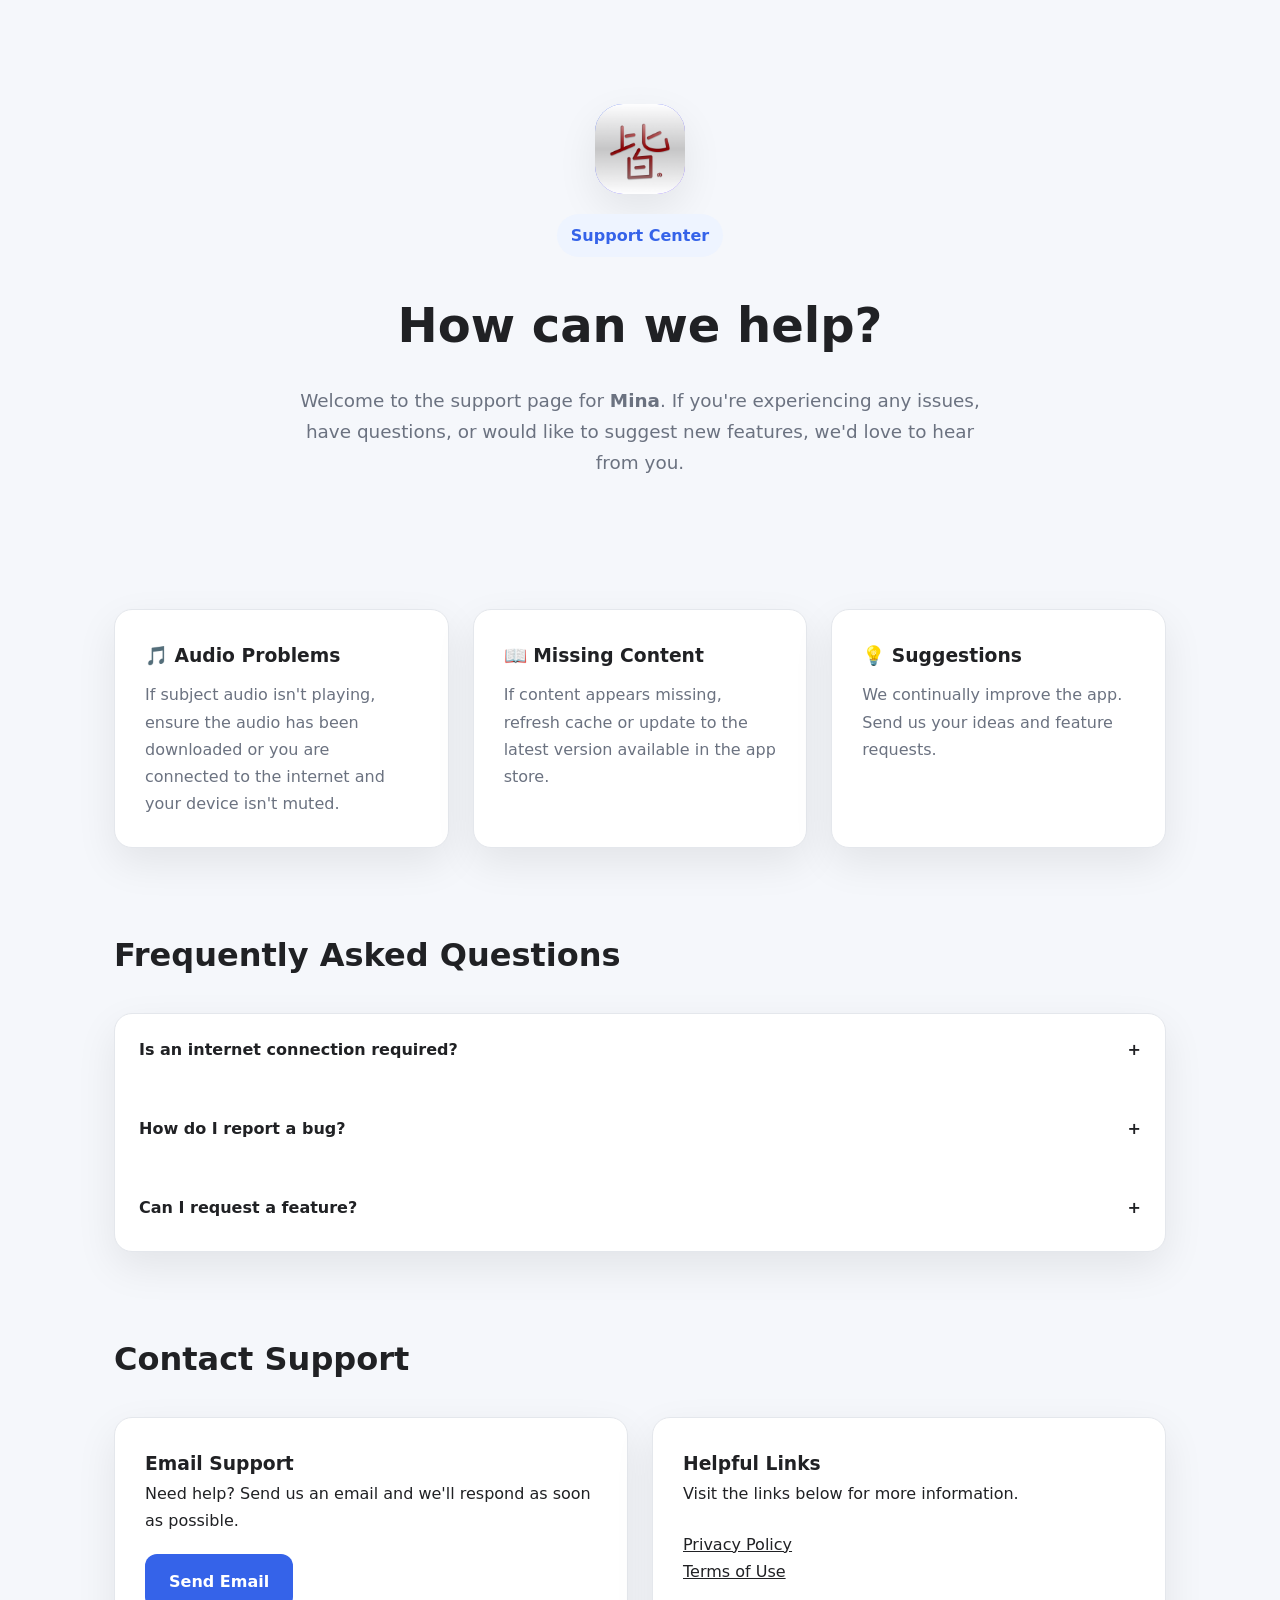
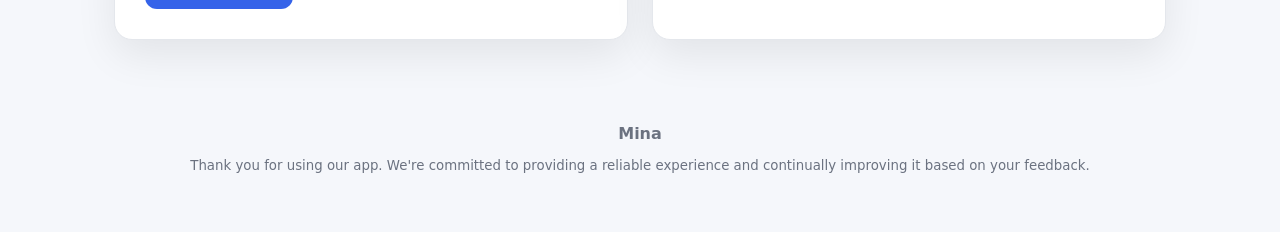
<file: mina/support.html>
<!doctype html>
<html lang="en">
  <head>
    <meta charset="UTF-8" />
    <meta name="viewport" content="width=device-width, initial-scale=1.0" />

    <title>Support • Mina</title>

    <style>
      :root {
        --primary: #3563e9;
        --primary-light: #4a78ff;
        --background: #f5f7fb;
        --surface: #ffffff;
        --text: #202124;
        --sub: #6b7280;
        --border: #e4e7ec;
        --success: #27ae60;
        --radius: 18px;
        --shadow: 0 15px 40px rgba(0, 0, 0, 0.08);
      }

      @media (prefers-color-scheme: dark) {
        :root {
          --background: #111827;
          --surface: #1d2433;
          --text: #ffffff;
          --sub: #b8c0cc;
          --border: #2b3445;
        }
      }

      * {
        margin: 0;
        padding: 0;
        box-sizing: border-box;
      }

      body {
        font-family:
          Inter,
          system-ui,
          Segoe UI,
          Roboto,
          sans-serif;

        background: var(--background);
        color: var(--text);
        line-height: 1.7;
      }

      a,
      a:visited,
      a:hover,
      a:active {
        color: inherit;
      }

      .container {
        max-width: 1100px;
        margin: auto;
        padding: 24px;
      }

      .hero {
        padding: 80px 24px;
        text-align: center;
      }

      .logo {
        width: 90px;
        height: 90px;
        margin: auto;

        background: linear-gradient(135deg, var(--primary), #7d4cff);

        border-radius: 28px;

        display: flex;
        align-items: center;
        justify-content: center;

        font-size: 40px;
        color: white;

        box-shadow: var(--shadow);
      }

      .hero h1 {
        margin-top: 28px;
        font-size: 3rem;
      }

      .hero p {
        margin-top: 18px;
        font-size: 1.15rem;
        color: var(--sub);
        max-width: 700px;
        margin-left: auto;
        margin-right: auto;
      }

      .cards {
        display: grid;
        grid-template-columns: repeat(auto-fit, minmax(260px, 1fr));
        gap: 24px;

        margin-top: 50px;
      }

      .card {
        background: var(--surface);
        padding: 30px;
        border-radius: var(--radius);
        box-shadow: var(--shadow);
        border: 1px solid var(--border);
        transition: 0.3s;
      }

      .card:hover {
        transform: translateY(-6px);
      }

      .card h3 {
        margin-bottom: 10px;
      }

      .card p {
        color: var(--sub);
      }

      .section {
        margin-top: 80px;
      }

      .section h2 {
        font-size: 2rem;
        margin-bottom: 30px;
      }

      .faq {
        background: var(--surface);
        border-radius: var(--radius);
        overflow: hidden;
        border: 1px solid var(--border);
        box-shadow: var(--shadow);
      }

      .question {
        padding: 22px 24px;
        cursor: pointer;

        display: flex;
        justify-content: space-between;
        align-items: center;

        font-weight: 600;
      }

      .answer {
        max-height: 0;
        overflow: hidden;
        transition: 0.35s ease;

        padding: 8px 24px 0 24px;

        color: var(--sub);
      }

      .answer p {
        padding-bottom: 22px;
      }

      .contact {
        display: grid;
        grid-template-columns: 1fr 1fr;
        gap: 24px;
      }

      @media (max-width: 700px) {
        .contact {
          grid-template-columns: 1fr;
        }

        .hero h1 {
          font-size: 2.3rem;
        }
      }

      .contact-card {
        background: var(--surface);
        padding: 30px;
        border-radius: var(--radius);
        border: 1px solid var(--border);
        box-shadow: var(--shadow);
      }

      .button {
        display: inline-block;
        margin-top: 20px;
        padding: 14px 24px;

        background: var(--primary);
        color: white;

        text-decoration: none;
        border-radius: 12px;
        font-weight: 600;

        transition: 0.3s;
      }

      .button:hover {
        background: var(--primary-light);
      }

      footer {
        margin: 80px 0 30px;
        text-align: center;
        color: var(--sub);
      }

      small {
        display: block;
        margin-top: 8px;
      }

      .badge {
        display: inline-block;

        padding: 8px 14px;
        border-radius: 30px;

        background: #eef4ff;
        color: var(--primary);

        font-weight: 600;

        margin-top: 20px;
      }

      @media (prefers-color-scheme: dark) {
        .badge {
          background: #29344c;
        }
      }
    </style>
  </head>

  <body>
    <div class="container">
      <section class="hero">
        <img src="images/mina-icon.png" alt="ghs Icon" class="logo" />

        <div class="badge">Support Center</div>

        <h1>How can we help?</h1>

        <p>
          Welcome to the support page for
          <strong>Mina</strong>. If you're experiencing any issues, have
          questions, or would like to suggest new features, we'd love to hear
          from you.
        </p>
      </section>

      <div class="cards">
        <div class="card">
          <h3>🎵 Audio Problems</h3>

          <p>
            If subject audio isn't playing, ensure the audio has been downloaded
            or you are connected to the internet and your device isn't muted.
          </p>
        </div>

        <div class="card">
          <h3>📖 Missing Content</h3>

          <p>
            If content appears missing, refresh cache or update to the latest
            version available in the app store.
          </p>
        </div>

        <div class="card">
          <h3>💡 Suggestions</h3>

          <p>
            We continually improve the app. Send us your ideas and feature
            requests.
          </p>
        </div>
      </div>

      <section class="section">
        <h2>Frequently Asked Questions</h2>

        <div class="faq">
          <div class="question">
            <span>Is an internet connection required?</span>
            <span>+</span>
          </div>

          <div class="answer">
            <p>
              Yes, an internet connection is required to sync with the server.
            </p>
          </div>

          <div class="question">
            <span>How do I report a bug?</span>
            <span>+</span>
          </div>

          <div class="answer">
            <p>
              Please send us an email describing the issue, your device model,
              operating system version, and steps to reproduce it.
            </p>
          </div>

          <div class="question">
            <span>Can I request a feature?</span>
            <span>+</span>
          </div>

          <div class="answer">
            <p>
              Yes. We welcome suggestions for features and improvements. While
              we can't guarantee every request, we review all feedback.
            </p>
          </div>
        </div>
      </section>

      <section class="section">
        <h2>Contact Support</h2>

        <div class="contact">
          <div class="contact-card">
            <h3>Email Support</h3>

            <p>
              Need help? Send us an email and we'll respond as soon as possible.
            </p>

            <a
              class="button"
              href="mailto:devjckennedy@gmail.com?subject=Support%20Request - Mina">
              Send Email
            </a>
          </div>

          <div class="contact-card">
            <h3>Helpful Links</h3>

            <p>Visit the links below for more information.</p>

            <p style="margin-top: 24px">
              <a href="privacy.html">Privacy Policy</a>
            </p>

            <p>
              <a href="terms.html">Terms of Use</a>
            </p>
          </div>
        </div>
      </section>

      <footer>
        <strong>Mina</strong>

        <small>
          Thank you for using our app. We're committed to providing a reliable
          experience and continually improving it based on your feedback.
        </small>
      </footer>
    </div>

    <script>
      document.querySelectorAll(".question").forEach((q) => {
        q.onclick = () => {
          const answer = q.nextElementSibling;
          const open = answer.style.maxHeight;

          document
            .querySelectorAll(".answer")
            .forEach((a) => (a.style.maxHeight = null));

          document
            .querySelectorAll(".question span:last-child")
            .forEach((s) => (s.textContent = "+"));

          if (!open) {
            answer.style.maxHeight = answer.scrollHeight + "px";

            q.querySelector("span:last-child").textContent = "−";
          }
        };
      });
    </script>
  </body>
</html>
</file>
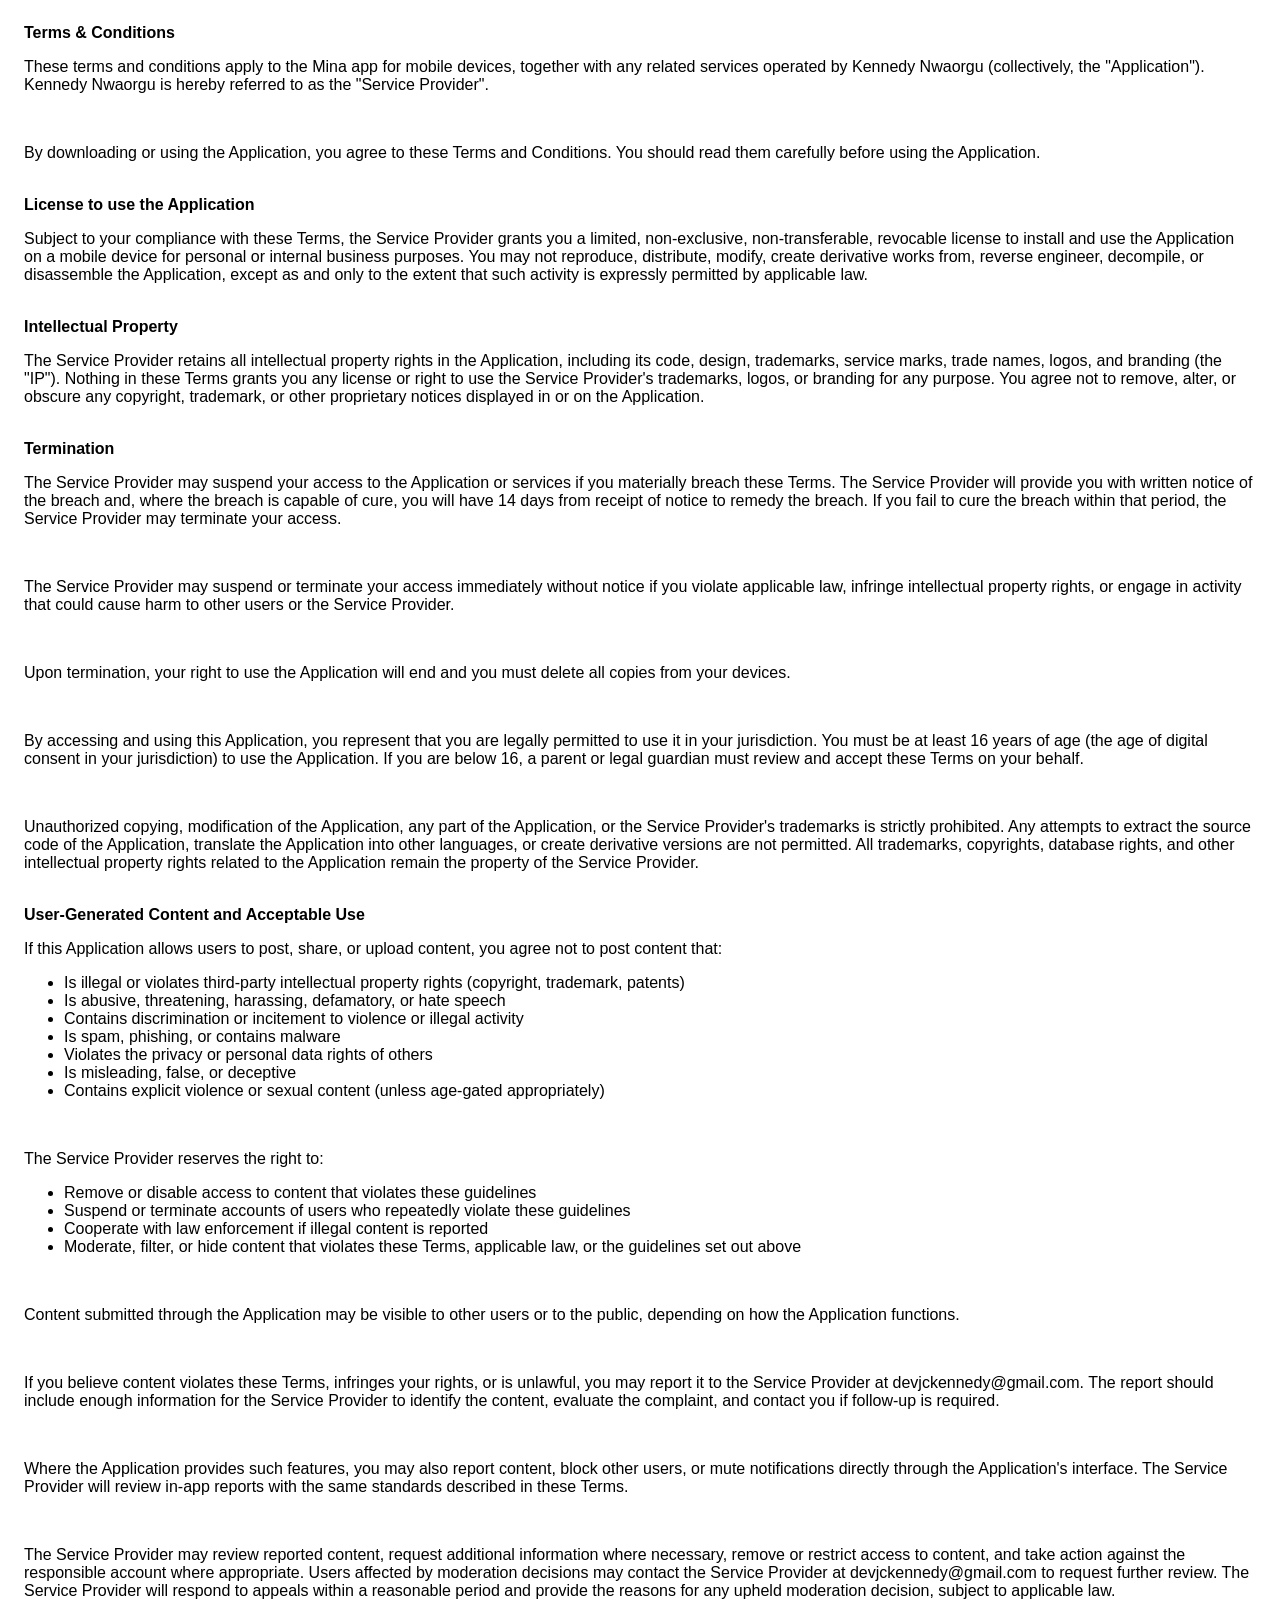
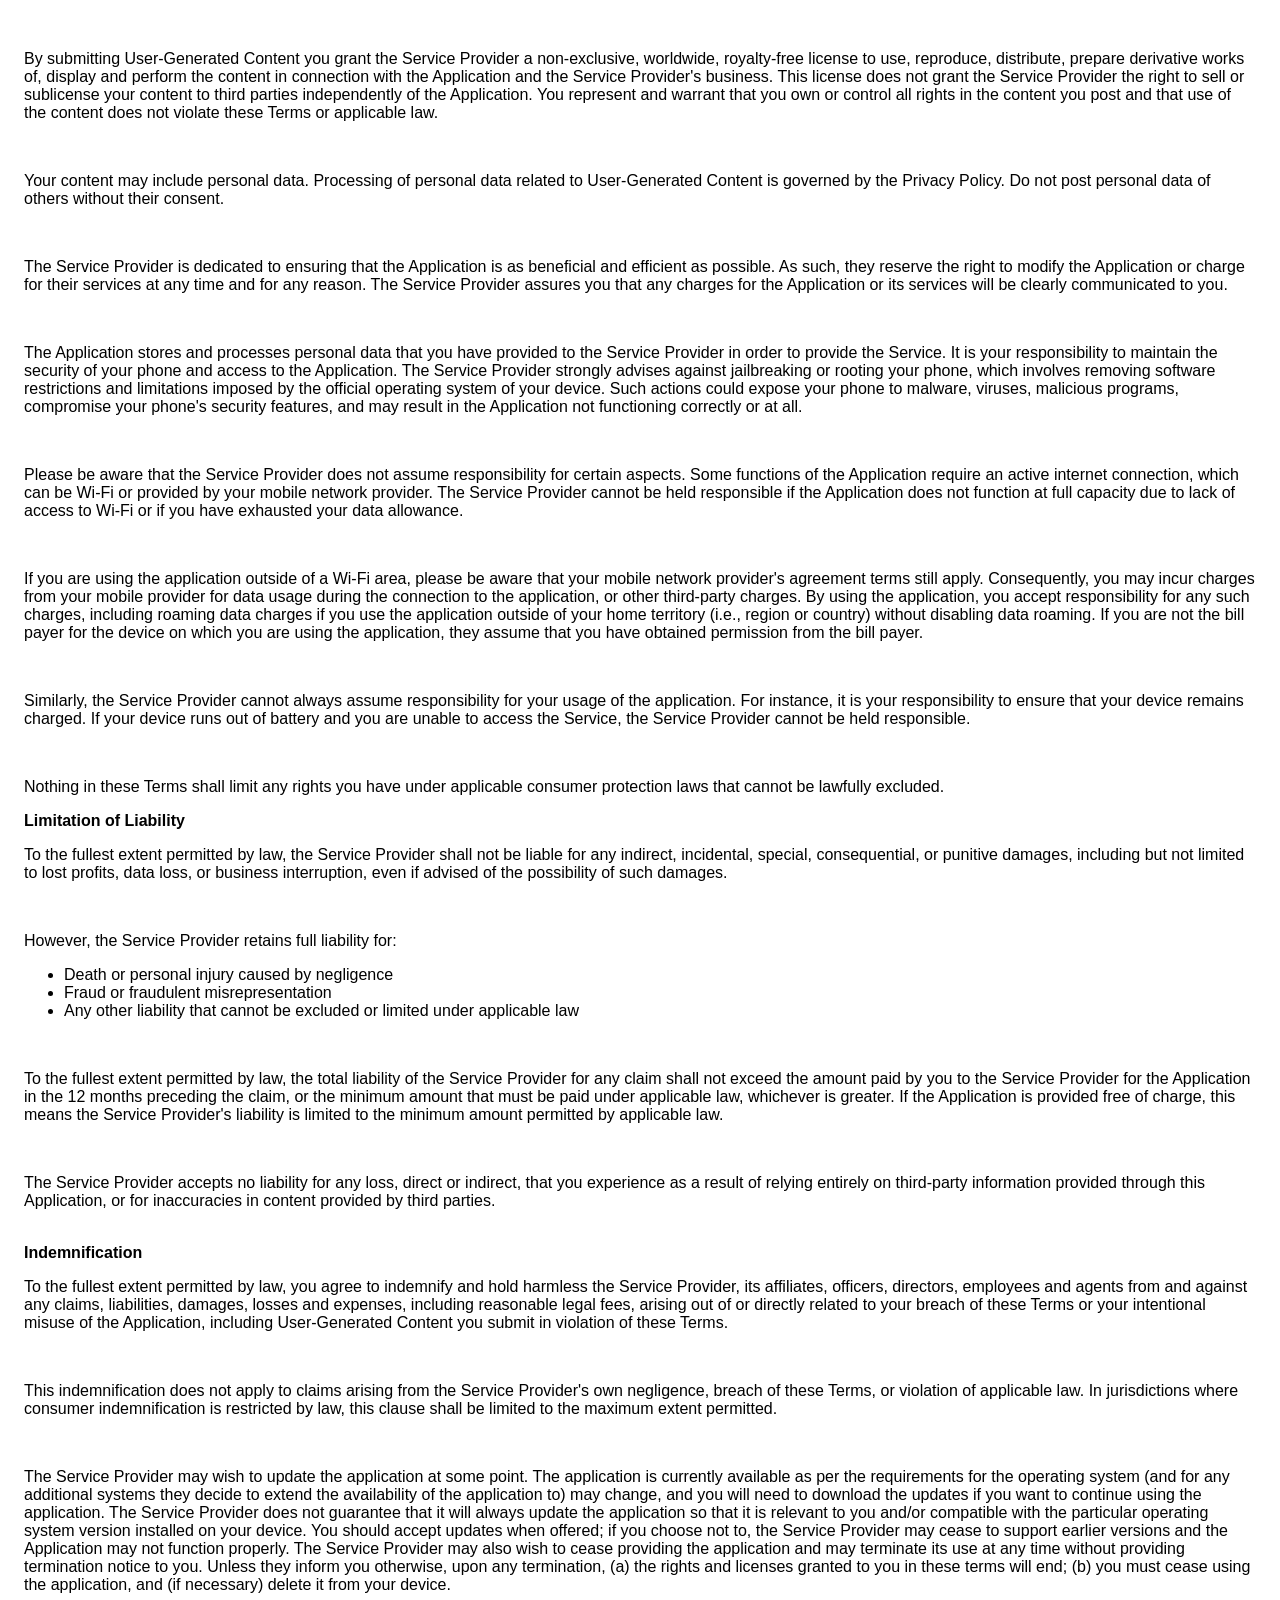
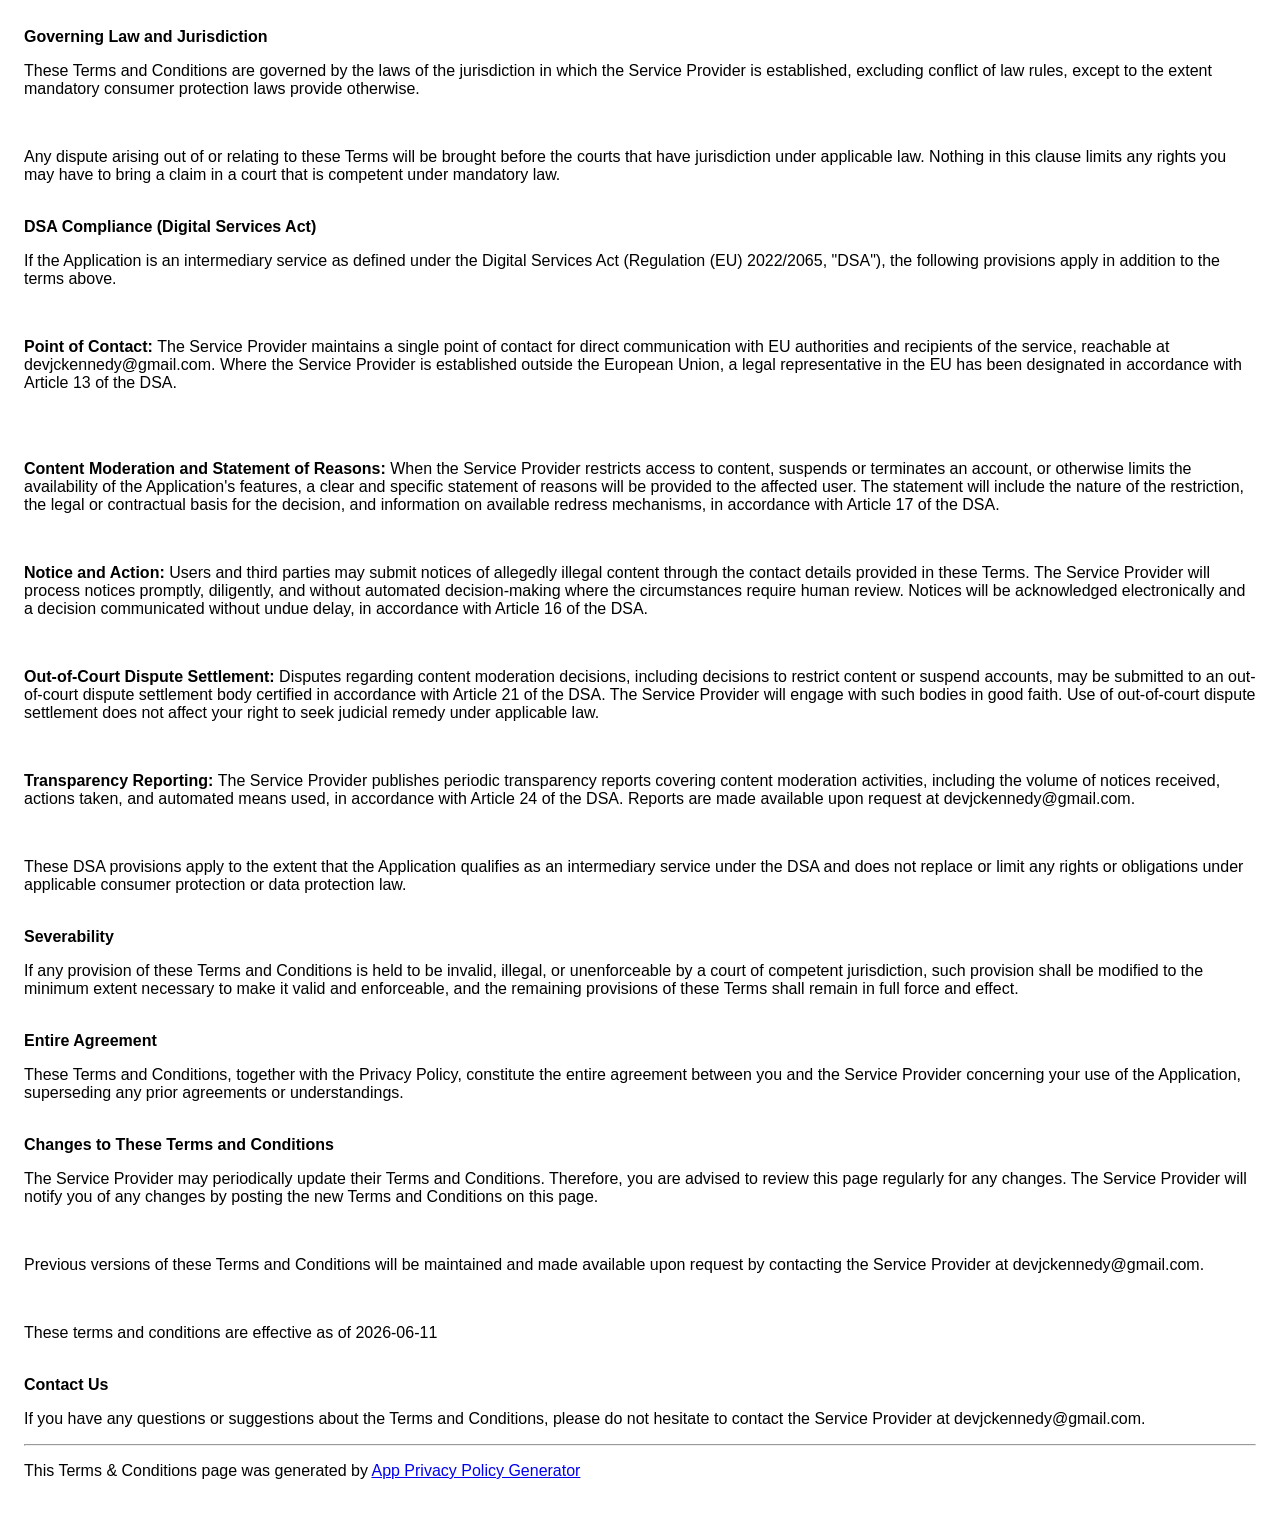
<file: mina/terms.html>
<!doctype html>
<html>
  <head>
    <meta charset="utf-8" />
    <meta name="viewport" content="width=device-width" />
    <title>Terms &amp; Conditions</title>
    <style>
      body {
        font-family: "Helvetica Neue", Helvetica, Arial, sans-serif;
        padding: 1em;
      }
    </style>
  </head>
  <body>
    <strong>Terms &amp; Conditions</strong><br />
    <p>
      These terms and conditions apply to the Mina app for mobile devices,
      together with any related services operated by Kennedy Nwaorgu
      (collectively, the "Application"). Kennedy Nwaorgu is hereby referred to
      as the "Service Provider".
    </p>
    <br />
    <p>
      By downloading or using the Application, you agree to these Terms and
      Conditions. You should read them carefully before using the Application.
    </p>
    <br />
    <div>
      <strong>License to use the Application</strong>
      <p>
        Subject to your compliance with these Terms, the Service Provider grants
        you a limited, non-exclusive, non-transferable, revocable license to
        install and use the Application on a mobile device for personal or
        internal business purposes. You may not reproduce, distribute, modify,
        create derivative works from, reverse engineer, decompile, or
        disassemble the Application, except as and only to the extent that such
        activity is expressly permitted by applicable law.
      </p>
    </div>
    <br /><strong>Intellectual Property</strong>
    <p>
      The Service Provider retains all intellectual property rights in the
      Application, including its code, design, trademarks, service marks, trade
      names, logos, and branding (the "IP"). Nothing in these Terms grants you
      any license or right to use the Service Provider's trademarks, logos, or
      branding for any purpose. You agree not to remove, alter, or obscure any
      copyright, trademark, or other proprietary notices displayed in or on the
      Application.
    </p>
    <br /><strong>Termination</strong>
    <p>
      The Service Provider may suspend your access to the Application or
      services if you materially breach these Terms. The Service Provider will
      provide you with written notice of the breach and, where the breach is
      capable of cure, you will have 14 days from receipt of notice to remedy
      the breach. If you fail to cure the breach within that period, the Service
      Provider may terminate your access.
    </p>
    <br />
    <p>
      The Service Provider may suspend or terminate your access immediately
      without notice if you violate applicable law, infringe intellectual
      property rights, or engage in activity that could cause harm to other
      users or the Service Provider.
    </p>
    <br />
    <p>
      Upon termination, your right to use the Application will end and you must
      delete all copies from your devices.
    </p>
    <br />
    <p>
      By accessing and using this Application, you represent that you are
      legally permitted to use it in your jurisdiction. You must be at least 16
      years of age (the age of digital consent in your jurisdiction) to use the
      Application. If you are below 16, a parent or legal guardian must review
      and accept these Terms on your behalf.
    </p>
    <div>
      <br />
      <p>
        Unauthorized copying, modification of the Application, any part of the
        Application, or the Service Provider's trademarks is strictly
        prohibited. Any attempts to extract the source code of the Application,
        translate the Application into other languages, or create derivative
        versions are not permitted. All trademarks, copyrights, database rights,
        and other intellectual property rights related to the Application remain
        the property of the Service Provider.
      </p>
    </div>
    <br /><strong>User-Generated Content and Acceptable Use</strong>
    <p>
      If this Application allows users to post, share, or upload content, you
      agree not to post content that:
    </p>
    <ul>
      <li>
        Is illegal or violates third-party intellectual property rights
        (copyright, trademark, patents)
      </li>
      <li>Is abusive, threatening, harassing, defamatory, or hate speech</li>
      <li>
        Contains discrimination or incitement to violence or illegal activity
      </li>
      <li>Is spam, phishing, or contains malware</li>
      <li>Violates the privacy or personal data rights of others</li>
      <li>Is misleading, false, or deceptive</li>
      <li>
        Contains explicit violence or sexual content (unless age-gated
        appropriately)
      </li>
    </ul>
    <br />
    <p>The Service Provider reserves the right to:</p>
    <ul>
      <li>
        Remove or disable access to content that violates these guidelines
      </li>
      <li>
        Suspend or terminate accounts of users who repeatedly violate these
        guidelines
      </li>
      <li>Cooperate with law enforcement if illegal content is reported</li>
      <li>
        Moderate, filter, or hide content that violates these Terms, applicable
        law, or the guidelines set out above
      </li>
    </ul>
    <br />
    <p>
      Content submitted through the Application may be visible to other users or
      to the public, depending on how the Application functions.
    </p>
    <br />
    <p>
      If you believe content violates these Terms, infringes your rights, or is
      unlawful, you may report it to the Service Provider at
      devjckennedy@gmail.com. The report should include enough information for
      the Service Provider to identify the content, evaluate the complaint, and
      contact you if follow-up is required.
    </p>
    <br />
    <p>
      Where the Application provides such features, you may also report content,
      block other users, or mute notifications directly through the
      Application's interface. The Service Provider will review in-app reports
      with the same standards described in these Terms.
    </p>
    <br />
    <p>
      The Service Provider may review reported content, request additional
      information where necessary, remove or restrict access to content, and
      take action against the responsible account where appropriate. Users
      affected by moderation decisions may contact the Service Provider at
      devjckennedy@gmail.com to request further review. The Service Provider
      will respond to appeals within a reasonable period and provide the reasons
      for any upheld moderation decision, subject to applicable law.
    </p>
    <br />
    <p>
      By submitting User-Generated Content you grant the Service Provider a
      non-exclusive, worldwide, royalty-free license to use, reproduce,
      distribute, prepare derivative works of, display and perform the content
      in connection with the Application and the Service Provider's business.
      This license does not grant the Service Provider the right to sell or
      sublicense your content to third parties independently of the Application.
      You represent and warrant that you own or control all rights in the
      content you post and that use of the content does not violate these Terms
      or applicable law.
    </p>
    <br />
    <p>
      Your content may include personal data. Processing of personal data
      related to User-Generated Content is governed by the Privacy Policy. Do
      not post personal data of others without their consent.
    </p>
    <br />
    <p>
      The Service Provider is dedicated to ensuring that the Application is as
      beneficial and efficient as possible. As such, they reserve the right to
      modify the Application or charge for their services at any time and for
      any reason. The Service Provider assures you that any charges for the
      Application or its services will be clearly communicated to you.
    </p>
    <br />
    <p>
      The Application stores and processes personal data that you have provided
      to the Service Provider in order to provide the Service. It is your
      responsibility to maintain the security of your phone and access to the
      Application. The Service Provider strongly advises against jailbreaking or
      rooting your phone, which involves removing software restrictions and
      limitations imposed by the official operating system of your device. Such
      actions could expose your phone to malware, viruses, malicious programs,
      compromise your phone's security features, and may result in the
      Application not functioning correctly or at all.
    </p>
    <!----><br />
    <div>
      <p>
        Please be aware that the Service Provider does not assume responsibility
        for certain aspects. Some functions of the Application require an active
        internet connection, which can be Wi-Fi or provided by your mobile
        network provider. The Service Provider cannot be held responsible if the
        Application does not function at full capacity due to lack of access to
        Wi-Fi or if you have exhausted your data allowance.
      </p>
      <br />
      <p>
        If you are using the application outside of a Wi-Fi area, please be
        aware that your mobile network provider's agreement terms still apply.
        Consequently, you may incur charges from your mobile provider for data
        usage during the connection to the application, or other third-party
        charges. By using the application, you accept responsibility for any
        such charges, including roaming data charges if you use the application
        outside of your home territory (i.e., region or country) without
        disabling data roaming. If you are not the bill payer for the device on
        which you are using the application, they assume that you have obtained
        permission from the bill payer.
      </p>
    </div>
    <!----><br />
    <p>
      Similarly, the Service Provider cannot always assume responsibility for
      your usage of the application. For instance, it is your responsibility to
      ensure that your device remains charged. If your device runs out of
      battery and you are unable to access the Service, the Service Provider
      cannot be held responsible.
    </p>
    <br />
    <p>
      Nothing in these Terms shall limit any rights you have under applicable
      consumer protection laws that cannot be lawfully excluded.
    </p>
    <strong>Limitation of Liability</strong>
    <p>
      To the fullest extent permitted by law, the Service Provider shall not be
      liable for any indirect, incidental, special, consequential, or punitive
      damages, including but not limited to lost profits, data loss, or business
      interruption, even if advised of the possibility of such damages.
    </p>
    <br />
    <p>However, the Service Provider retains full liability for:</p>
    <ul>
      <li>Death or personal injury caused by negligence</li>
      <li>Fraud or fraudulent misrepresentation</li>
      <li>
        Any other liability that cannot be excluded or limited under applicable
        law
      </li>
    </ul>
    <br />
    <p>
      To the fullest extent permitted by law, the total liability of the Service
      Provider for any claim shall not exceed the amount paid by you to the
      Service Provider for the Application in the 12 months preceding the claim,
      or the minimum amount that must be paid under applicable law, whichever is
      greater. If the Application is provided free of charge, this means the
      Service Provider's liability is limited to the minimum amount permitted by
      applicable law.
    </p>
    <br />
    <p>
      The Service Provider accepts no liability for any loss, direct or
      indirect, that you experience as a result of relying entirely on
      third-party information provided through this Application, or for
      inaccuracies in content provided by third parties.
    </p>
    <br /><strong>Indemnification</strong>
    <p>
      To the fullest extent permitted by law, you agree to indemnify and hold
      harmless the Service Provider, its affiliates, officers, directors,
      employees and agents from and against any claims, liabilities, damages,
      losses and expenses, including reasonable legal fees, arising out of or
      directly related to your breach of these Terms or your intentional misuse
      of the Application, including User-Generated Content you submit in
      violation of these Terms.
    </p>
    <br />
    <p>
      This indemnification does not apply to claims arising from the Service
      Provider's own negligence, breach of these Terms, or violation of
      applicable law. In jurisdictions where consumer indemnification is
      restricted by law, this clause shall be limited to the maximum extent
      permitted.
    </p>
    <br /><!---->
    <p>
      The Service Provider may wish to update the application at some point. The
      application is currently available as per the requirements for the
      operating system (and for any additional systems they decide to extend the
      availability of the application to) may change, and you will need to
      download the updates if you want to continue using the application. The
      Service Provider does not guarantee that it will always update the
      application so that it is relevant to you and/or compatible with the
      particular operating system version installed on your device. You should
      accept updates when offered; if you choose not to, the Service Provider
      may cease to support earlier versions and the Application may not function
      properly. The Service Provider may also wish to cease providing the
      application and may terminate its use at any time without providing
      termination notice to you. Unless they inform you otherwise, upon any
      termination, (a) the rights and licenses granted to you in these terms
      will end; (b) you must cease using the application, and (if necessary)
      delete it from your device.
    </p>
    <br /><strong>Governing Law and Jurisdiction</strong><br />
    <p>
      These Terms and Conditions are governed by the laws of the jurisdiction in
      which the Service Provider is established, excluding conflict of law
      rules, except to the extent mandatory consumer protection laws provide
      otherwise.
    </p>
    <br />
    <p>
      Any dispute arising out of or relating to these Terms will be brought
      before the courts that have jurisdiction under applicable law. Nothing in
      this clause limits any rights you may have to bring a claim in a court
      that is competent under mandatory law.
    </p>
    <br /><strong>DSA Compliance (Digital Services Act)</strong><br />
    <p>
      If the Application is an intermediary service as defined under the Digital
      Services Act (Regulation (EU) 2022/2065, "DSA"), the following provisions
      apply in addition to the terms above.
    </p>
    <br />
    <p>
      <strong>Point of Contact: </strong>The Service Provider maintains a single
      point of contact for direct communication with EU authorities and
      recipients of the service, reachable at devjckennedy@gmail.com. Where the
      Service Provider is established outside the European Union, a legal
      representative in the EU has been designated in accordance with Article 13
      of the DSA.
    </p>
    <br /><!----><br />
    <p>
      <strong>Content Moderation and Statement of Reasons: </strong>When the
      Service Provider restricts access to content, suspends or terminates an
      account, or otherwise limits the availability of the Application's
      features, a clear and specific statement of reasons will be provided to
      the affected user. The statement will include the nature of the
      restriction, the legal or contractual basis for the decision, and
      information on available redress mechanisms, in accordance with Article 17
      of the DSA.
    </p>
    <br />
    <p>
      <strong>Notice and Action: </strong>Users and third parties may submit
      notices of allegedly illegal content through the contact details provided
      in these Terms. The Service Provider will process notices promptly,
      diligently, and without automated decision-making where the circumstances
      require human review. Notices will be acknowledged electronically and a
      decision communicated without undue delay, in accordance with Article 16
      of the DSA.
    </p>
    <br />
    <p>
      <strong>Out-of-Court Dispute Settlement: </strong>Disputes regarding
      content moderation decisions, including decisions to restrict content or
      suspend accounts, may be submitted to an out-of-court dispute settlement
      body certified in accordance with Article 21 of the DSA. The Service
      Provider will engage with such bodies in good faith. Use of out-of-court
      dispute settlement does not affect your right to seek judicial remedy
      under applicable law.
    </p>
    <br />
    <p>
      <strong>Transparency Reporting: </strong>The Service Provider publishes
      periodic transparency reports covering content moderation activities,
      including the volume of notices received, actions taken, and automated
      means used, in accordance with Article 24 of the DSA. Reports are made
      available upon request at devjckennedy@gmail.com.
    </p>
    <br />
    <p>
      These DSA provisions apply to the extent that the Application qualifies as
      an intermediary service under the DSA and does not replace or limit any
      rights or obligations under applicable consumer protection or data
      protection law.
    </p>
    <br /><strong>Severability</strong>
    <p>
      If any provision of these Terms and Conditions is held to be invalid,
      illegal, or unenforceable by a court of competent jurisdiction, such
      provision shall be modified to the minimum extent necessary to make it
      valid and enforceable, and the remaining provisions of these Terms shall
      remain in full force and effect.
    </p>
    <br /><strong>Entire Agreement</strong>
    <p>
      These Terms and Conditions, together with the Privacy Policy, constitute
      the entire agreement between you and the Service Provider concerning your
      use of the Application, superseding any prior agreements or
      understandings.
    </p>
    <br /><strong>Changes to These Terms and Conditions</strong>
    <p>
      The Service Provider may periodically update their Terms and Conditions.
      Therefore, you are advised to review this page regularly for any changes.
      The Service Provider will notify you of any changes by posting the new
      Terms and Conditions on this page.
    </p>
    <br />
    <p>
      Previous versions of these Terms and Conditions will be maintained and
      made available upon request by contacting the Service Provider at
      devjckennedy@gmail.com.
    </p>
    <br />
    <p>These terms and conditions are effective as of 2026-06-11</p>
    <br /><strong>Contact Us</strong>
    <p>
      If you have any questions or suggestions about the Terms and Conditions,
      please do not hesitate to contact the Service Provider at
      devjckennedy@gmail.com.
    </p>
    <hr />
    <p>
      This Terms &amp; Conditions page was generated by
      <a
        href="https://app-privacy-policy-generator.nisrulz.com/"
        target="_blank"
        rel="noopener noreferrer"
        >App Privacy Policy Generator</a
      >
    </p>
  </body>
</html>
</file>
